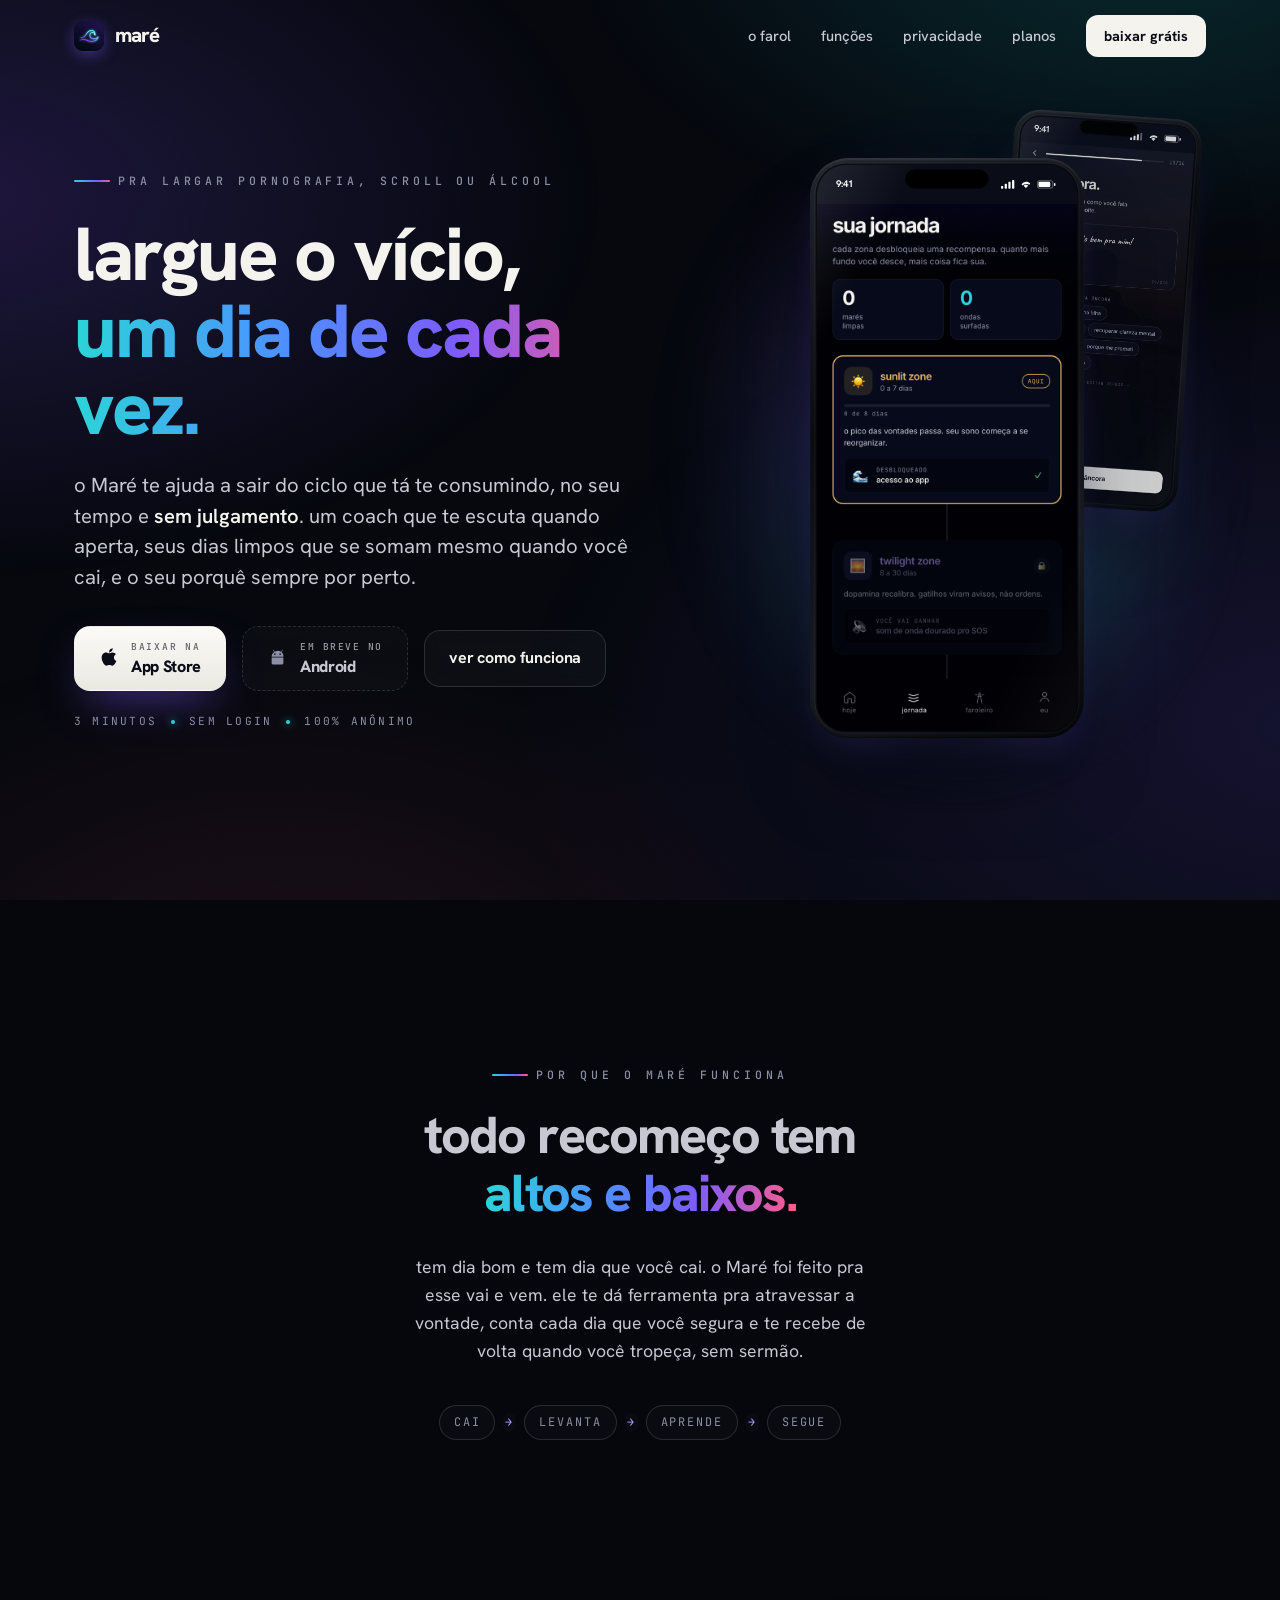
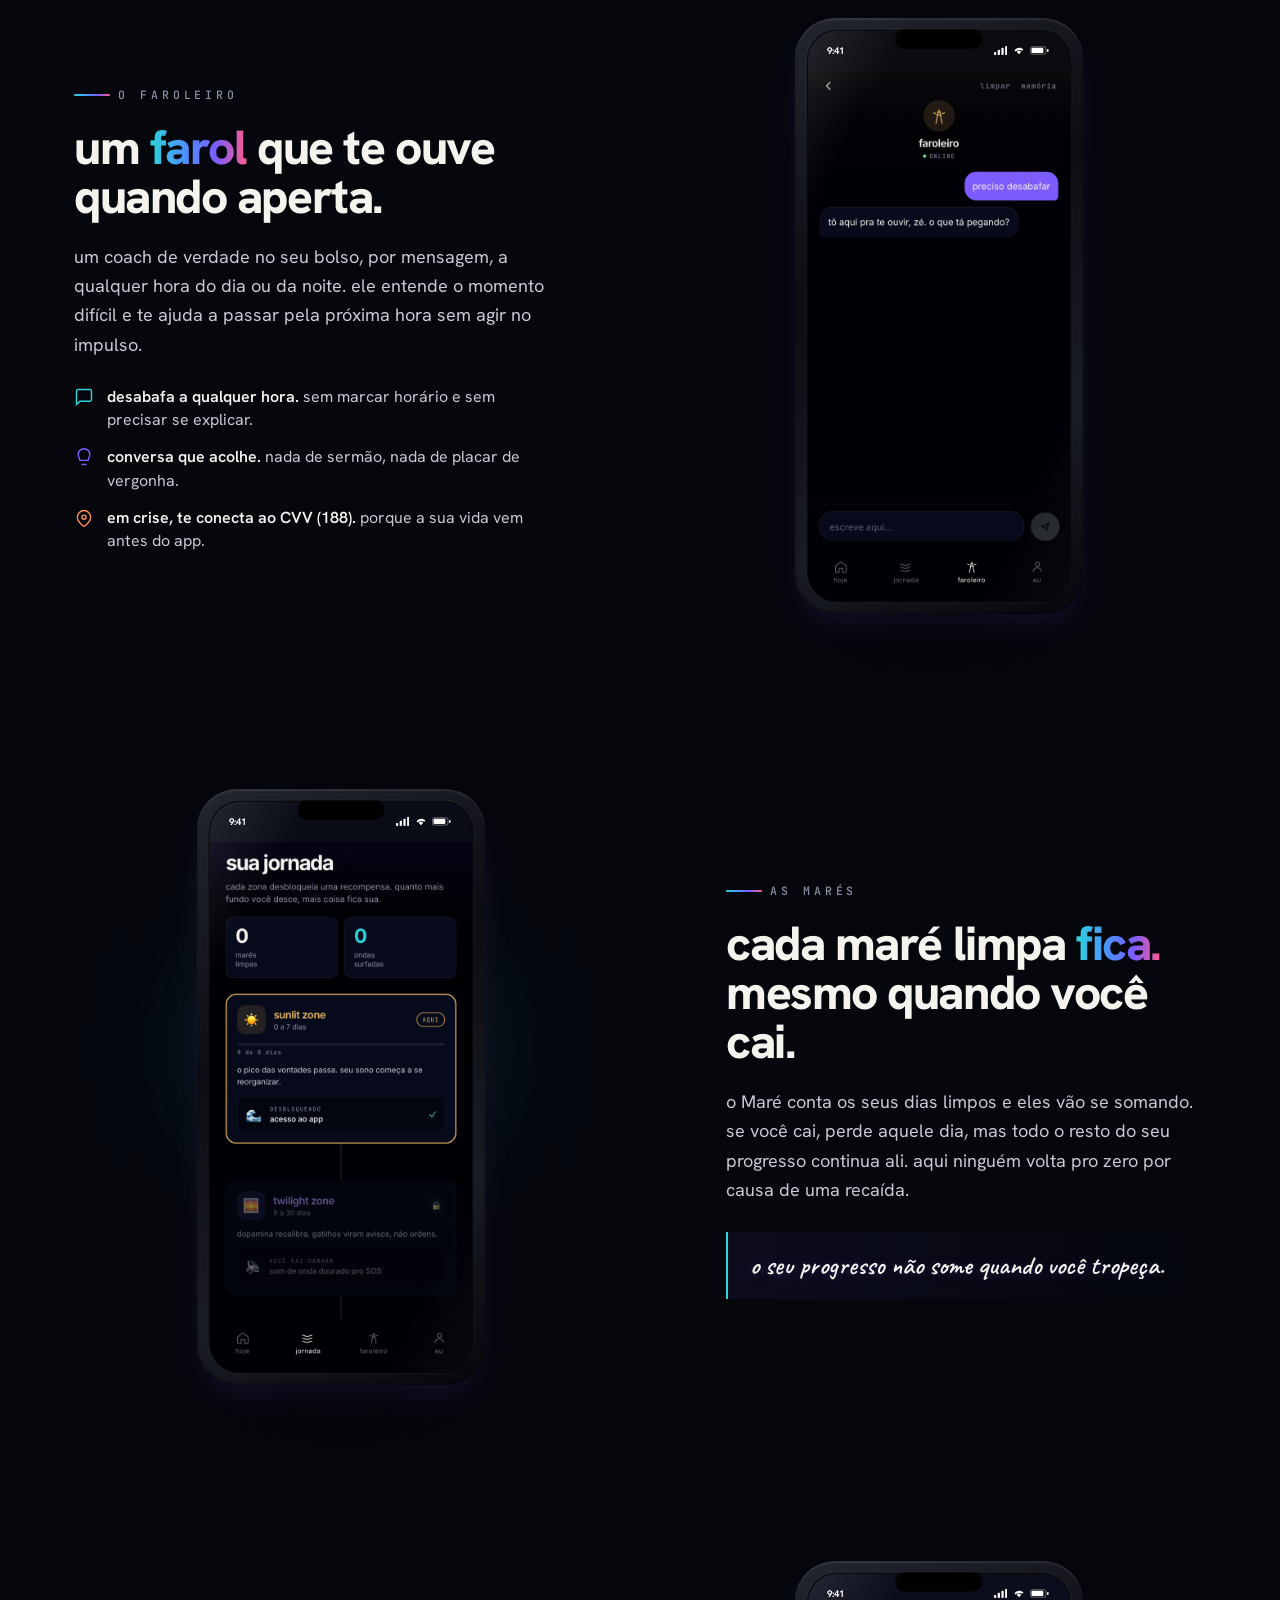
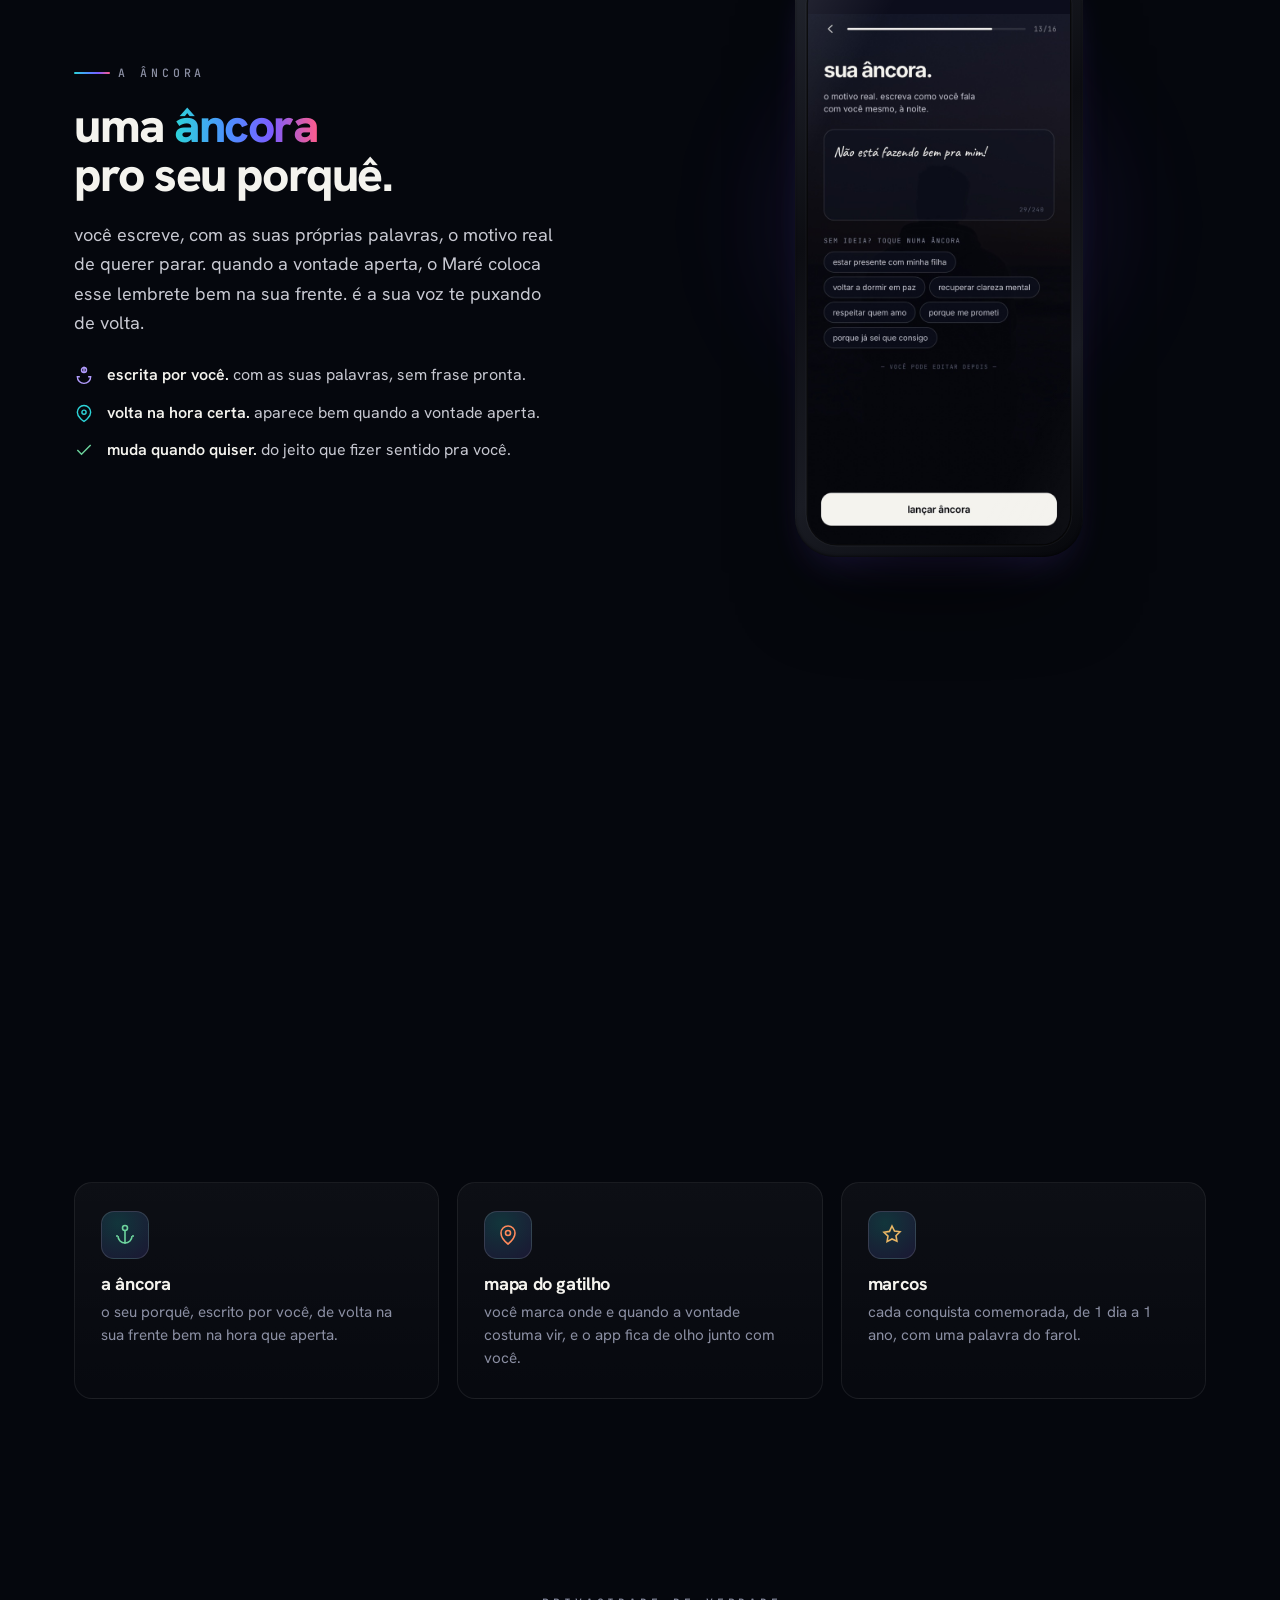
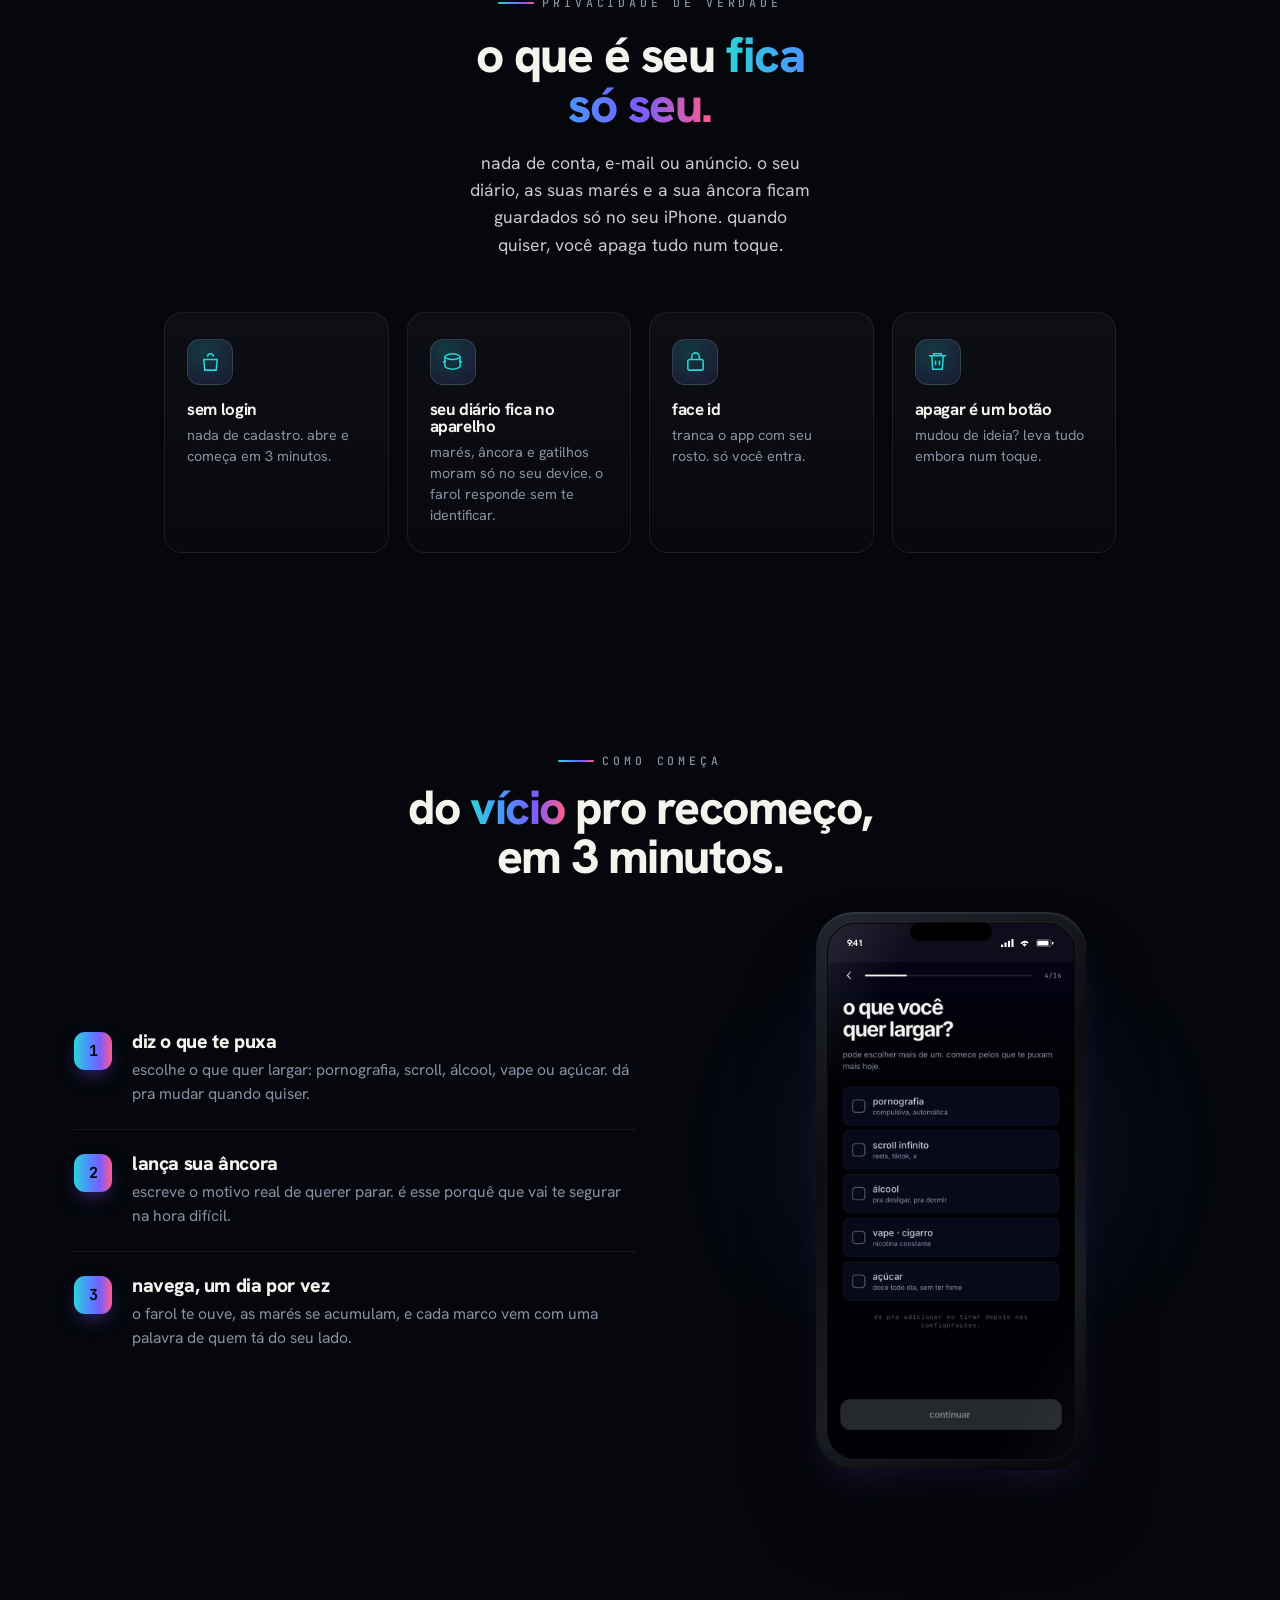
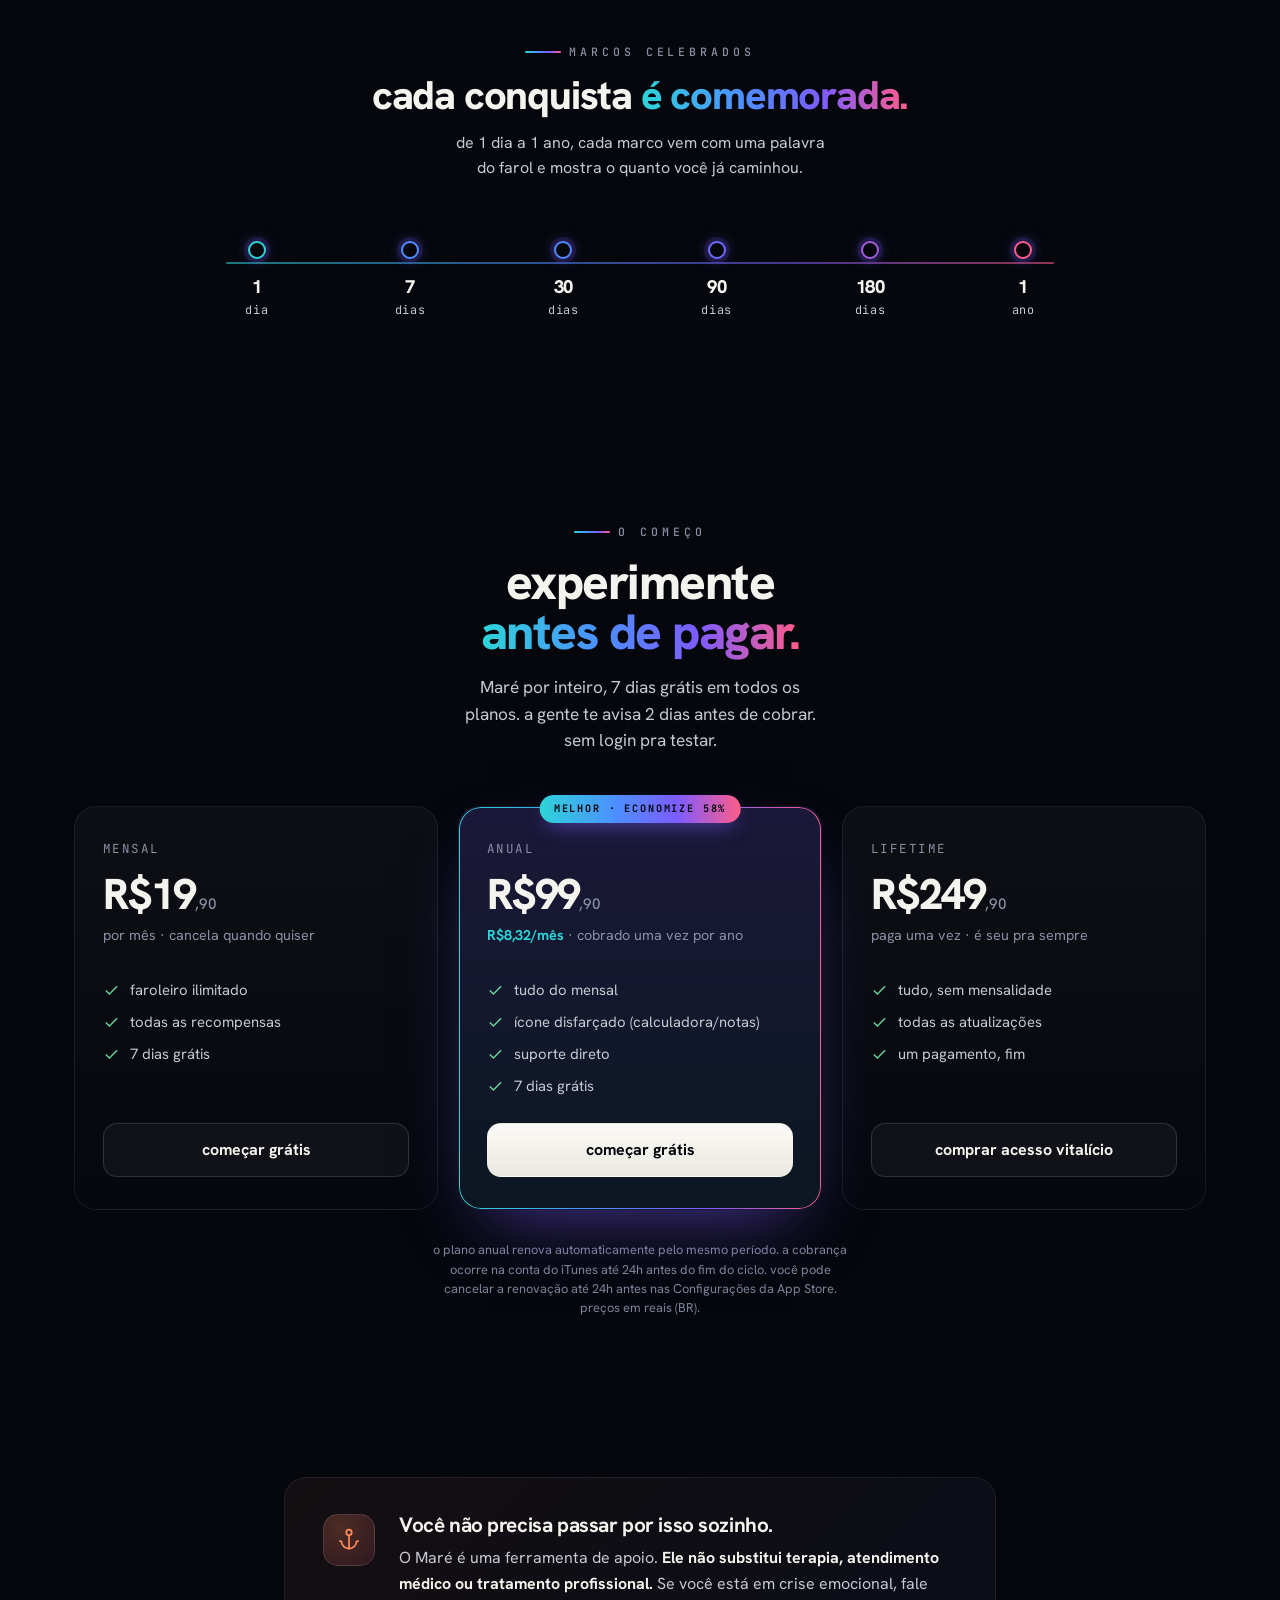
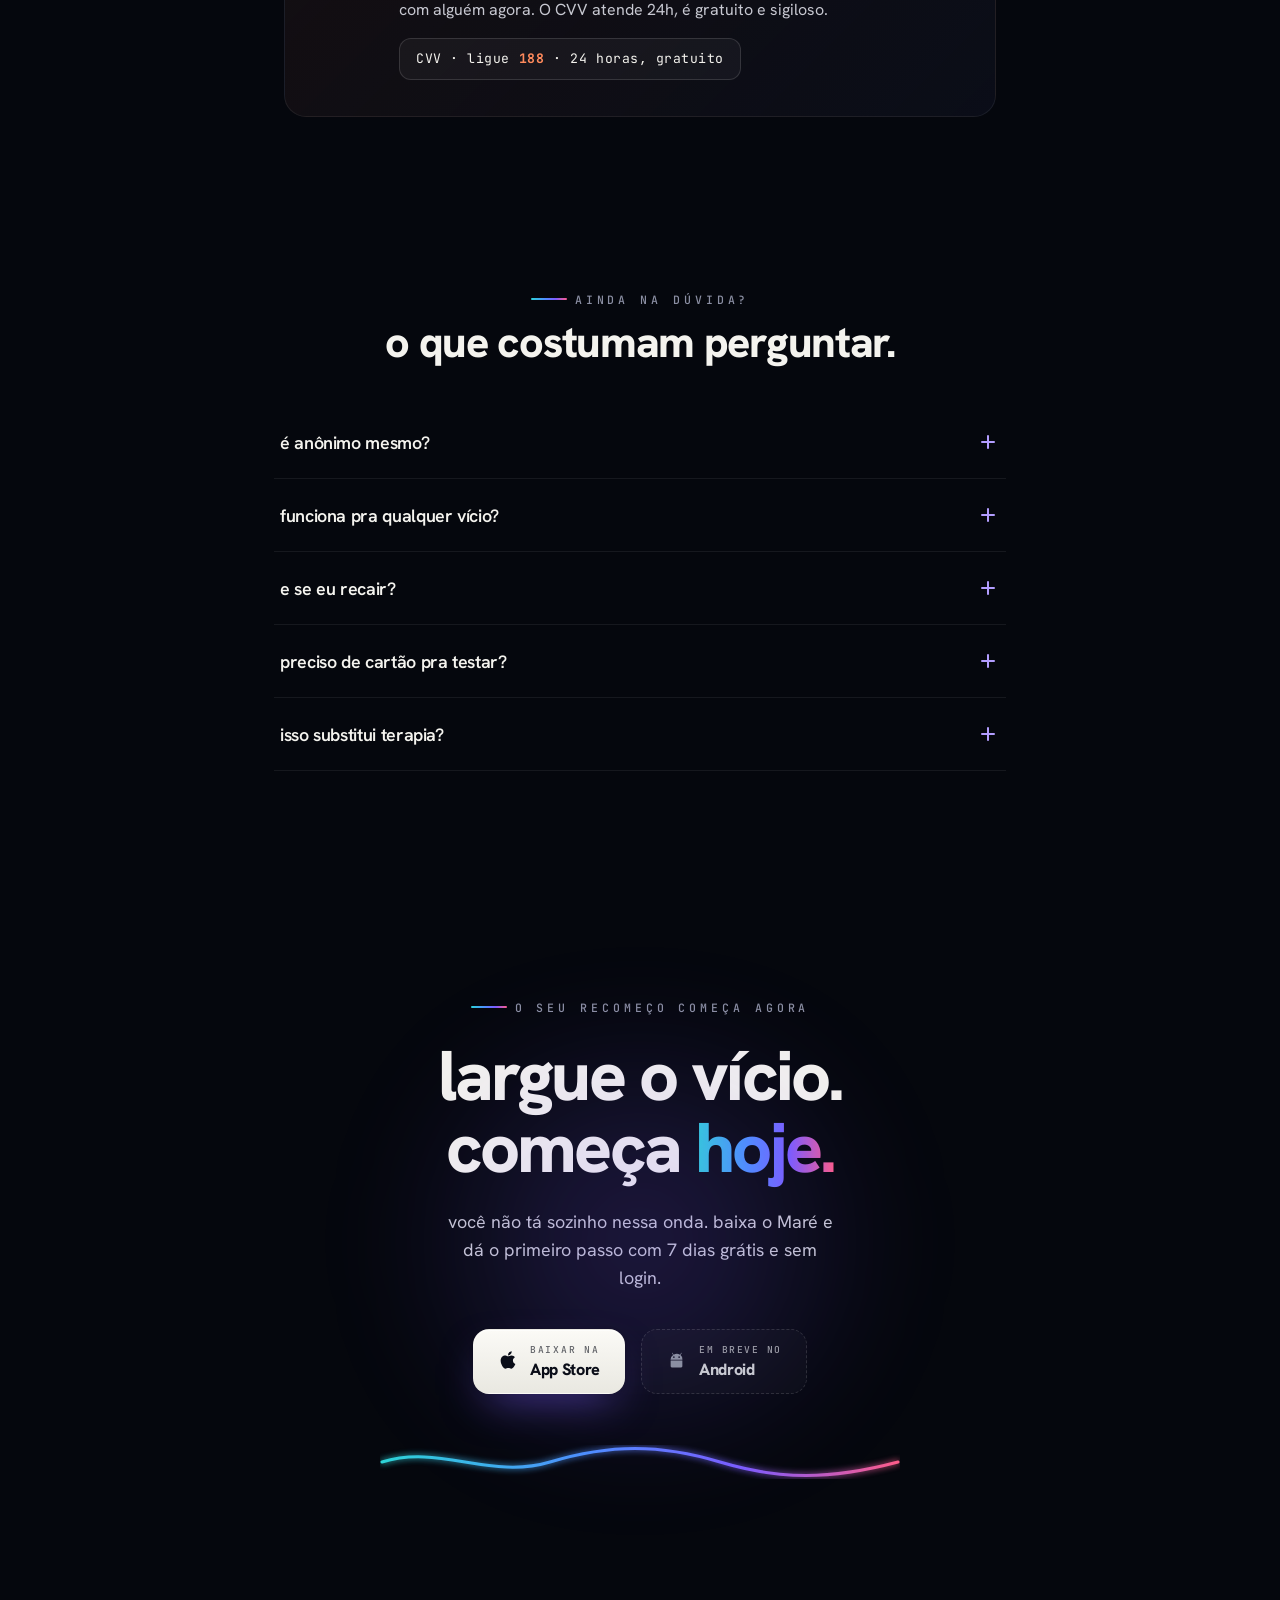
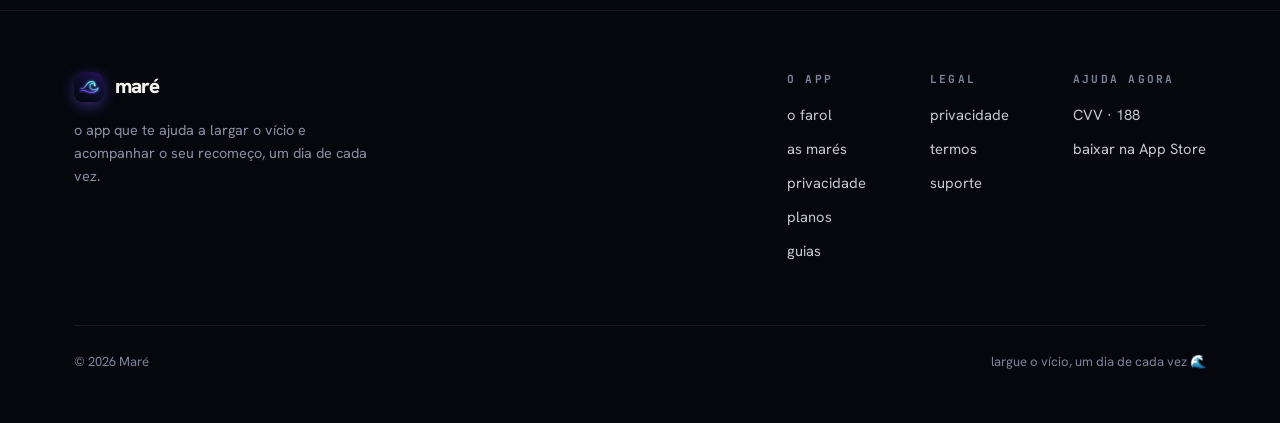
<file: index.html>
<!DOCTYPE html>
<html lang="pt-BR">
<head>
<meta charset="UTF-8" />
<meta name="viewport" content="width=device-width, initial-scale=1.0" />
<title>Maré · largue o vício, um dia de cada vez</title>
<meta name="description" content="O Maré te ajuda a largar pornografia, scroll ou álcool. Um coach que te escuta na hora difícil, seus dias limpos contados sem punição e o lembrete do seu porquê. Sem julgamento. 7 dias grátis." />
<meta name="theme-color" content="#05070d" />

<link rel="canonical" href="https://marevicio.com/" />
<meta name="apple-itunes-app" content="app-id=6773973582" />

<!-- Google Analytics 4 · Coco Studio (Maré) -->
<script async src="https://www.googletagmanager.com/gtag/js?id=G-KQQB4P8B76"></script>
<script>
  window.dataLayer = window.dataLayer || [];
  function gtag(){dataLayer.push(arguments);}
  gtag('js', new Date());
  gtag('config', 'G-KQQB4P8B76');

  // funil Coco Studio: visita -> scroll -> clique na App Store
  (function(){
    var APP='mare';
    document.addEventListener('click', function(e){
      var a = e.target.closest ? e.target.closest('a[href*="apps.apple.com"]') : null;
      if(!a) return;
      var loc = a.getAttribute('data-goatcounter-click') || a.getAttribute('data-cta')
              || (a.closest('section') && a.closest('section').id)
              || (a.textContent||'').trim().slice(0,40) || 'sem-rotulo';
      gtag('event','app_store_click',{app:APP, cta_location:loc, link_url:a.href});
    }, true);
    var marks=[25,50,75,90], hit={};
    function onScroll(){
      var d=document.documentElement, b=document.body||{};
      var st=d.scrollTop||b.scrollTop||0;
      var sh=(d.scrollHeight||b.scrollHeight||0)-d.clientHeight;
      var p= sh>0 ? Math.round(st/sh*100) : 0;
      for(var i=0;i<marks.length;i++){var m=marks[i]; if(p>=m && !hit[m]){hit[m]=1; gtag('event','scroll_depth',{app:APP, percent_scrolled:m});}}
      if(hit[90]) window.removeEventListener('scroll', onScroll);
    }
    window.addEventListener('scroll', onScroll, {passive:true});
  })();
</script>

<!-- Open Graph · domínio: marevicio.com -->
<meta property="og:type" content="website" />
<meta property="og:locale" content="pt_BR" />
<meta property="og:site_name" content="Maré" />
<meta property="og:url" content="https://marevicio.com/" />
<meta property="og:title" content="Maré · largue o vício, um dia de cada vez" />
<meta property="og:description" content="Largue o vício, um dia de cada vez. Um coach que te escuta, seus dias limpos contados sem punição e o lembrete do seu porquê na hora difícil. Sem julgamento." />
<meta property="og:image" content="https://marevicio.com/assets/og.jpg" />
<meta property="og:image:width" content="1200" />
<meta property="og:image:height" content="630" />
<meta property="og:image:alt" content="Maré · largue o vício, um dia de cada vez" />
<meta name="twitter:card" content="summary_large_image" />
<meta name="twitter:title" content="Maré · largue o vício, um dia de cada vez" />
<meta name="twitter:description" content="Largue o vício, um dia de cada vez. Coach que te escuta, dias limpos contados sem punição e o seu porquê sempre à mão. Sem julgamento." />
<meta name="twitter:image" content="https://marevicio.com/assets/og.jpg" />

<link rel="icon" type="image/png" href="assets/icon.png" />
<link rel="apple-touch-icon" href="assets/icon.png" />
<link rel="preload" as="image" href="assets/shots/jornada.png" fetchpriority="high" />

<link rel="preconnect" href="https://fonts.googleapis.com" />
<link rel="preconnect" href="https://fonts.gstatic.com" crossorigin />
<link href="https://fonts.googleapis.com/css2?family=Hanken+Grotesk:wght@400;500;600;700;800;900&family=JetBrains+Mono:wght@400;500;700&family=Caveat:wght@500;600&display=swap" rel="stylesheet" />

<script type="application/ld+json">
{
  "@context": "https://schema.org",
  "@type": "SoftwareApplication",
  "name": "Maré: Recomeço",
  "alternateName": "Maré",
  "operatingSystem": "iOS",
  "applicationCategory": "HealthApplication",
  "inLanguage": "pt-BR",
  "description": "Maré é um app pra largar o vício um dia de cada vez: um coach que te escuta na hora difícil, seus dias limpos contados sem punição e o lembrete do seu porquê. Pornografia, scroll, álcool e mais. Sem julgamento.",
  "offers": { "@type": "Offer", "price": "0", "priceCurrency": "BRL" },
  "author": { "@type": "Organization", "name": "Coco Studio", "url": "https://marevicio.com/" },
  "publisher": { "@type": "Organization", "name": "Coco Studio" },
  "screenshot": "https://marevicio.com/assets/shots/jornada.png",
  "downloadUrl": "https://apps.apple.com/br/app/id6773973582",
  "url": "https://apps.apple.com/br/app/id6773973582"
}
</script>

<script type="application/ld+json">
{
  "@context": "https://schema.org",
  "@type": "FAQPage",
  "mainEntity": [
    { "@type": "Question", "name": "É anônimo mesmo?", "acceptedAnswer": { "@type": "Answer", "text": "É. Não tem cadastro, e-mail nem conta — nada fica ligado à sua identidade. Seu diário, marés, âncora e gatilhos ficam só no seu iPhone. Dá pra trancar o app com Face ID e apagar tudo num botão." } },
    { "@type": "Question", "name": "Funciona pra qualquer vício?", "acceptedAnswer": { "@type": "Answer", "text": "O foco principal é o uso compulsivo de pornografia, mas as ferramentas funcionam pra outros comportamentos como scroll infinito, álcool, vape e açúcar. Você escolhe o que quer largar e pode ajustar depois." } },
    { "@type": "Question", "name": "E se eu recair?", "acceptedAnswer": { "@type": "Answer", "text": "Recaída faz parte do processo. Aqui ela vira só um ponto no caminho, e o acumulado das suas marés limpas continua com você. O farol te recebe de volta sem sermão." } },
    { "@type": "Question", "name": "Preciso de cartão pra testar?", "acceptedAnswer": { "@type": "Answer", "text": "Não precisa de cartão pra começar. Os 7 dias grátis valem pra todos os planos e a gente te avisa 2 dias antes de qualquer cobrança." } },
    { "@type": "Question", "name": "Isso substitui terapia?", "acceptedAnswer": { "@type": "Answer", "text": "Não. O Maré é um apoio pro dia a dia, não um tratamento. Ele caminha junto com terapia e atendimento profissional e, em crise, te encaminha pro CVV (188)." } }
  ]
}
</script>

<style>
/* ============================================================
   MARÉ · landing
   deep ocean at night · bioluminescent gradient wave
   cores/tokens derivados de app/lib/theme.ts
   (display: Hanken Grotesk realiza a intenção "tight grotesk" do app;
    o app usa Inter só porque Inter Tight não existe no @expo-google-fonts)
   ============================================================ */

:root{
  --bg0:#05070d; --bg1:#0a0d18; --bg2:#0e1322; --surface:#0e1220;
  --ink:#f4f3ee; --ink2:#c7c8d1; --ink3:#8b8fa3; --ink4:#7e8499;
  --violet:#7c5cff; --violet2:#b39dff; --violet-deep:#4b3b9a;
  --cyan:#2dd4d8; --coral:#ff8a5c; --azure:#4d8fff; --green:#6dd49d; --amber:#e9b665; --rose:#ff5c8a;
  --line:rgba(255,255,255,.07); --line-2:rgba(255,255,255,.13);

  --wave:linear-gradient(90deg,#2dd4d8 0%,#4d8fff 38%,#7c5cff 68%,#ff5c8a 100%);
  --wave-soft:linear-gradient(90deg,#2dd4d8,#7c5cff);

  --f-display:"Hanken Grotesk",-apple-system,system-ui,sans-serif;
  --f-mono:"JetBrains Mono",ui-monospace,monospace;
  --f-hand:"Caveat",cursive;

  --maxw:1180px;
  --ease:cubic-bezier(.22,.61,.36,1);
  --ease-out:cubic-bezier(.16,1,.3,1);
}

*{box-sizing:border-box;margin:0;padding:0}
html{scroll-behavior:smooth;-webkit-text-size-adjust:100%}
@media (prefers-reduced-motion:reduce){html{scroll-behavior:auto}}

body{
  font-family:var(--f-display);
  background:var(--bg0);
  color:var(--ink);
  line-height:1.55;
  -webkit-font-smoothing:antialiased;
  text-rendering:optimizeLegibility;
  overflow-x:hidden;
  position:relative;
}

/* ---- ambient field: deep-water bioluminescence ---- */
.field{position:fixed;inset:0;z-index:-2;pointer-events:none;overflow:hidden}
.field::before{
  content:"";position:absolute;inset:-20%;
  background:
    radial-gradient(46% 38% at 78% 8%, rgba(45,212,216,.16), transparent 70%),
    radial-gradient(50% 42% at 12% 30%, rgba(124,92,255,.20), transparent 72%),
    radial-gradient(60% 50% at 88% 72%, rgba(75,59,154,.22), transparent 75%),
    radial-gradient(46% 44% at 30% 96%, rgba(255,92,138,.10), transparent 72%);
  filter:saturate(120%);
}
/* grain */
.grain{position:fixed;inset:0;z-index:-1;pointer-events:none;opacity:.05;mix-blend-mode:overlay;
  background-image:url("data:image/svg+xml,%3Csvg xmlns='http://www.w3.org/2000/svg' width='160' height='160'%3E%3Cfilter id='n'%3E%3CfeTurbulence type='fractalNoise' baseFrequency='.85' numOctaves='2' stitchTiles='stitch'/%3E%3C/filter%3E%3Crect width='100%25' height='100%25' filter='url(%23n)'/%3E%3C/svg%3E");}

::selection{background:rgba(124,92,255,.4);color:#fff}

a{color:inherit;text-decoration:none}
img{display:block;max-width:100%}
:focus-visible{outline:2px solid var(--cyan);outline-offset:3px;border-radius:6px}

/* ---------- shared type ---------- */
.eyebrow{
  font-family:var(--f-mono);font-size:.72rem;font-weight:500;
  letter-spacing:.34em;text-transform:uppercase;color:var(--ink3);
  display:inline-flex;align-items:center;gap:.7em;
}
.eyebrow::before{content:"";width:36px;height:2px;border-radius:2px;background:var(--wave)}
.grad{background:var(--wave);-webkit-background-clip:text;background-clip:text;color:transparent;}
h1,h2,h3{font-weight:800;letter-spacing:-.03em;line-height:1.02}
.hand{font-family:var(--f-hand);font-weight:500;letter-spacing:0}

section{position:relative}
.wrap{max-width:var(--maxw);margin:0 auto;padding:0 24px}

/* ---------- buttons ---------- */
.btn{
  display:inline-flex;align-items:center;gap:12px;
  font-family:var(--f-display);font-weight:700;font-size:1rem;letter-spacing:-.01em;
  padding:15px 24px;border-radius:16px;border:1px solid transparent;
  cursor:pointer;transition:transform .25s var(--ease),box-shadow .35s var(--ease),background .3s;
  will-change:transform;
}
.btn-app{
  background:linear-gradient(180deg,#fbfaf6,#e9e8e1);color:#0a0d18;
  box-shadow:0 1px 0 rgba(255,255,255,.6) inset,0 18px 44px -14px rgba(124,92,255,.55),0 2px 8px rgba(0,0,0,.4);
}
.btn-app:hover{transform:translateY(-3px);box-shadow:0 1px 0 rgba(255,255,255,.7) inset,0 26px 60px -14px rgba(124,92,255,.7),0 4px 12px rgba(0,0,0,.5)}
.btn-app .apple{width:20px;height:20px;fill:#0a0d18;margin-top:-2px}
.btn-app small{display:block;font-family:var(--f-mono);font-size:.6rem;font-weight:500;letter-spacing:.18em;text-transform:uppercase;opacity:.62;line-height:1;margin-bottom:2px}
.btn-app b{font-weight:800;font-size:1.02rem;letter-spacing:-.02em;line-height:1}
.btn-ghost{background:rgba(255,255,255,.03);border-color:var(--line-2);color:var(--ink);backdrop-filter:blur(8px)}
.btn-ghost:hover{background:rgba(255,255,255,.07);transform:translateY(-2px)}
.btn-soon{background:rgba(255,255,255,.025);border:1px dashed var(--line-2);color:var(--ink2);cursor:default;-webkit-user-select:none;user-select:none}
.btn-soon:hover{transform:none;box-shadow:none}
.btn-soon .android{width:21px;height:21px;fill:var(--ink3);margin-top:-1px}
.btn-soon small{display:block;font-family:var(--f-mono);font-size:.6rem;font-weight:500;letter-spacing:.16em;text-transform:uppercase;opacity:.75;line-height:1;margin-bottom:2px}
.btn-soon b{font-weight:800;font-size:1.02rem;letter-spacing:-.02em;line-height:1;color:var(--ink2)}

.tcol{display:flex;flex-direction:column;gap:5px;text-align:left}

/* ============================================================
   NAV
   ============================================================ */
.nav{position:fixed;top:0;left:0;right:0;z-index:50;transition:background .4s,backdrop-filter .4s,border-color .4s;
  border-bottom:1px solid transparent}
.nav.scrolled{background:rgba(5,7,13,.72);backdrop-filter:blur(18px) saturate(140%);border-bottom:1px solid var(--line)}
.nav .wrap{display:flex;align-items:center;justify-content:space-between;height:72px}
.brand{display:flex;align-items:center;gap:11px;font-weight:800;font-size:1.28rem;letter-spacing:-.04em}
.brand img{width:30px;height:30px;border-radius:9px;box-shadow:0 4px 14px rgba(124,92,255,.4)}
.brand .wave-u{display:block;width:34px;height:6px;margin-top:-3px}
.nav-links{display:flex;align-items:center;gap:30px}
.nav-links a{font-size:.92rem;color:var(--ink2);font-weight:500;transition:color .2s;position:relative}
.nav-links a:hover{color:var(--ink)}
.nav-links a::after{content:"";position:absolute;left:0;bottom:-6px;height:1px;width:0;background:var(--wave-soft);transition:width .3s var(--ease)}
.nav-links a:hover::after{width:100%}
.nav-links a.nav-cta{padding:10px 18px;border-radius:12px;background:var(--ink);color:#0a0d18;font-weight:700;font-size:.9rem;transition:transform .2s,box-shadow .3s}
.nav-links a.nav-cta:hover{color:#0a0d18;transform:translateY(-2px);box-shadow:0 10px 28px -8px rgba(244,243,238,.5)}
.nav-links a.nav-cta::after{display:none}
@media(max-width:860px){.nav-links a:not(.nav-cta){display:none}}

/* ============================================================
   HERO
   ============================================================ */
.hero{padding:148px 0 60px;position:relative;overflow:hidden}
.hero-grid{display:grid;grid-template-columns:1.05fr .95fr;gap:40px;align-items:center}
.hero-copy{max-width:560px}
.hero h1{font-size:clamp(2.7rem,6.4vw,4.7rem);font-weight:800;margin:26px 0 0}
.hero h1 .l2{display:block}
.hero .sub{font-size:clamp(1.05rem,1.8vw,1.27rem);color:var(--ink2);margin-top:24px;max-width:30em;line-height:1.5;font-weight:400}
.hero .sub b{color:var(--ink);font-weight:600}
.cta-row{display:flex;align-items:center;gap:16px;flex-wrap:wrap;margin-top:34px}
.trust{display:flex;align-items:center;gap:14px;margin-top:22px;flex-wrap:wrap;
  font-family:var(--f-mono);font-size:.7rem;letter-spacing:.2em;text-transform:uppercase;color:var(--ink3)}
.trust .dot{width:4px;height:4px;border-radius:50%;background:var(--cyan);box-shadow:0 0 8px var(--cyan)}

/* hero phones */
.hero-stage{position:relative;height:600px;display:flex;align-items:center;justify-content:center}
.glow{position:absolute;border-radius:50%;filter:blur(60px);pointer-events:none;z-index:0}
.hero-stage .glow{width:420px;height:520px;background:
  radial-gradient(circle at 50% 40%,rgba(124,92,255,.5),transparent 62%),
  radial-gradient(circle at 60% 75%,rgba(45,212,216,.35),transparent 60%);opacity:.85}
.phone-pair{position:relative;z-index:2}
.phone-pair .phone.back{position:absolute;top:-44px;right:-106px;width:188px;z-index:1;opacity:.82;transform:rotate(4deg)}
.phone-pair .phone.front{width:274px;position:relative;z-index:2}

/* floating animation */
@keyframes float1{0%,100%{transform:translateY(0)}50%{transform:translateY(-14px)}}
@keyframes float2{0%,100%{transform:translateY(0) rotate(4deg)}50%{transform:translateY(-22px) rotate(4deg)}}
.phone-pair .front{animation:float1 7s var(--ease) infinite}
.phone-pair .back{animation:float2 8.5s var(--ease) infinite}
@media (prefers-reduced-motion:reduce){.phone-pair .front,.phone-pair .back{animation:none}}

/* ============================================================
   DEVICE FRAME (real screenshots)
   ============================================================ */
.phone{
  --st:#0a0d18;
  position:relative;border-radius:14% / 6.6%;
  padding:2.4%;
  background:linear-gradient(150deg,#23262f,#0c0d12 38%,#1a1c24 72%,#06070b);
  box-shadow:
    0 2px 2px rgba(255,255,255,.10) inset,
    0 -1px 3px rgba(0,0,0,.6) inset,
    0 50px 90px -34px rgba(0,0,0,.85),
    0 18px 40px -20px rgba(124,92,255,.4);
}
.phone .screen{position:relative;border-radius:11% / 5.2%;overflow:hidden;background:var(--st);
  box-shadow:0 0 0 1.5px rgba(0,0,0,.7),0 0 0 2.5px rgba(255,255,255,.04)}
.phone .screen>img{width:100%;height:auto;aspect-ratio:820/1782;display:block}
/* clean status bar overlay → masks TestFlight bar of the raw capture */
.phone .statusbar{position:absolute;top:0;left:0;right:0;height:7%;z-index:3;
  background:var(--st);display:flex;align-items:center;justify-content:space-between;
  padding:0 8% 0 7.5%;}
.phone .statusbar .time{font-family:var(--f-display);font-weight:700;font-size:clamp(9px,3.7cqw,15px);color:#fff;letter-spacing:-.02em}
.phone .statusbar .sys{display:flex;align-items:center;gap:5.5px}
.phone .statusbar svg{height:clamp(8px,3.4cqw,13px);width:auto;fill:#fff;display:block}
.phone .island{position:absolute;top:2%;left:50%;transform:translateX(-50%);
  width:30%;height:3.1%;background:#000;border-radius:999px;z-index:4;
  box-shadow:0 0 0 1px rgba(0,0,0,.6)}
/* screen sheen */
.phone .screen::after{content:"";position:absolute;inset:0;z-index:5;pointer-events:none;
  background:linear-gradient(118deg,rgba(255,255,255,.10) 0%,transparent 18%,transparent 82%,rgba(255,255,255,.04) 100%);}
.phone{container-type:inline-size}

/* ============================================================
   logos / trust strip
   ============================================================ */
.marq{border-top:1px solid var(--line);border-bottom:1px solid var(--line);padding:26px 0;margin-top:46px}
.marq .wrap{display:flex;align-items:center;justify-content:space-between;gap:30px;flex-wrap:wrap}
.marq .item{display:flex;align-items:center;gap:11px;color:var(--ink3);font-size:.86rem;font-weight:500}
.marq .item svg{width:19px;height:19px;stroke:var(--cyan);fill:none;stroke-width:1.6;opacity:.9}
.marq .item b{color:var(--ink2);font-weight:700}

/* ============================================================
   MANIFESTO
   ============================================================ */
.manifesto{padding:130px 0 90px;text-align:center}
.manifesto .big{font-size:clamp(1.9rem,4.4vw,3.25rem);font-weight:800;letter-spacing:-.035em;line-height:1.12;max-width:18ch;margin:22px auto 0}
.manifesto p{color:var(--ink2);max-width:46ch;margin:30px auto 0;font-size:1.1rem;line-height:1.6}
.manifesto .cyc{display:flex;align-items:center;justify-content:center;gap:8px;margin-top:40px;flex-wrap:wrap;
  font-family:var(--f-mono);font-size:.74rem;letter-spacing:.16em;text-transform:uppercase;color:var(--ink3)}
.manifesto .cyc span{padding:7px 14px;border:1px solid var(--line-2);border-radius:999px;background:rgba(255,255,255,.02)}
.manifesto .cyc .arr{border:none;color:var(--violet2);padding:0 2px}

/* ============================================================
   FEATURE SECTIONS
   ============================================================ */
.feat{padding:88px 0}
.feat .wrap{display:grid;grid-template-columns:1fr 1fr;gap:64px;align-items:center}
.feat.rev .ftext{order:2}
.feat.rev .fmedia{order:1}
.ftext{max-width:480px}
.feat.rev .ftext{margin-left:auto}
.ftext h2{font-size:clamp(2rem,3.9vw,3rem);margin:20px 0 0}
.ftext .lead{color:var(--ink2);font-size:1.13rem;line-height:1.62;margin-top:20px}
.flist{list-style:none;margin-top:26px;display:flex;flex-direction:column;gap:14px}
.flist li{display:flex;gap:13px;align-items:flex-start;color:var(--ink2);font-size:1rem;line-height:1.45}
.flist li svg{width:20px;height:20px;flex:0 0 20px;margin-top:2px;stroke-width:1.7;fill:none}
.flist li b{color:var(--ink);font-weight:600}

.fmedia{position:relative;display:flex;align-items:center;justify-content:center}
.fmedia .phone{width:288px;max-width:78%;position:relative;z-index:2}
.fmedia .glow{width:380px;height:440px;opacity:.6}

/* voice quote (registro companheiro) */
.vquote{margin-top:28px;padding:18px 22px;border-left:2px solid;border-image:var(--wave) 1;
  background:linear-gradient(90deg,rgba(124,92,255,.07),transparent);border-radius:0 12px 12px 0}
.vquote .hand{font-size:1.65rem;font-weight:600;color:var(--ink);line-height:1.18;text-shadow:0 1px 10px rgba(124,92,255,.25)}
.vquote cite{display:block;margin-top:6px;font-family:var(--f-mono);font-size:.68rem;letter-spacing:.18em;text-transform:uppercase;color:var(--ink3);font-style:normal}

/* ============================================================
   PRIVACY
   ============================================================ */
.privacy{padding:96px 0;position:relative}
.privacy .wrap{max-width:1000px}
.privacy .head{text-align:center;max-width:38ch;margin:0 auto}
.privacy h2{font-size:clamp(2rem,4.4vw,3.1rem);margin-top:18px}
.privacy h2 em{font-style:normal}
.privacy .sub{color:var(--ink2);margin-top:18px;font-size:1.1rem}
.pgrid{display:grid;grid-template-columns:repeat(4,1fr);gap:18px;margin-top:54px}
.pcard{padding:26px 22px;border:1px solid var(--line);border-radius:18px;
  background:linear-gradient(180deg,rgba(255,255,255,.035),rgba(255,255,255,.01));
  transition:transform .35s var(--ease),border-color .35s,background .35s}
.pcard:hover{transform:translateY(-6px);border-color:var(--line-2);background:linear-gradient(180deg,rgba(124,92,255,.08),rgba(255,255,255,.01))}
.pcard .ic{width:46px;height:46px;border-radius:13px;display:grid;place-items:center;margin-bottom:16px;
  background:radial-gradient(circle at 35% 25%,rgba(45,212,216,.22),rgba(124,92,255,.14));border:1px solid var(--line-2)}
.pcard .ic svg{width:23px;height:23px;stroke:var(--cyan);fill:none;stroke-width:1.6}
.pcard h3{font-size:1.06rem;letter-spacing:-.02em;font-weight:700}
.pcard p{color:var(--ink3);font-size:.9rem;margin-top:7px;line-height:1.45}

/* ============================================================
   STEPS
   ============================================================ */
.steps{padding:96px 0}
.steps .head{text-align:center;margin-bottom:18px}
.steps h2{font-size:clamp(2rem,4.2vw,3rem);margin-top:14px}
.steps-grid{display:grid;grid-template-columns:1.1fr 1fr;gap:60px;align-items:center;margin-top:30px}
.step{display:flex;gap:20px;padding:24px 0;border-bottom:1px solid var(--line)}
.step:last-child{border-bottom:none}
.step .n{font-family:var(--f-mono);font-size:.95rem;font-weight:700;color:var(--bg0);
  width:38px;height:38px;flex:0 0 38px;border-radius:11px;display:grid;place-items:center;
  background:var(--wave);box-shadow:0 8px 20px -8px rgba(124,92,255,.7)}
.step h3{font-size:1.22rem;letter-spacing:-.02em}
.step p{color:var(--ink3);margin-top:6px;font-size:.98rem;line-height:1.5}
.steps-grid .fmedia .phone{width:270px}

/* ============================================================
   MILESTONES
   ============================================================ */
.miles{padding:70px 0 100px;text-align:center}
.miles h2{font-size:clamp(1.7rem,3.6vw,2.5rem);margin-top:14px}
.miles p{color:var(--ink2);max-width:42ch;margin:16px auto 0}
.mtrack{position:relative;margin:60px auto 0;max-width:920px}
.mline{position:absolute;top:21px;left:5%;right:5%;height:2px;background:var(--wave);opacity:.55;border-radius:2px}
.mdots{display:flex;justify-content:space-between;position:relative;z-index:2}
.mdot{display:flex;flex-direction:column;align-items:center;gap:14px;flex:1}
.mdot .pt{width:18px;height:18px;border-radius:50%;background:var(--bg0);border:2px solid var(--violet2);
  box-shadow:0 0 0 4px rgba(124,92,255,.12),0 0 14px rgba(124,92,255,.5)}
.mdot .lab{font-family:var(--f-mono);font-size:.74rem;letter-spacing:.06em;color:var(--ink2)}
.mdot .lab b{display:block;color:var(--ink);font-size:1.15rem;font-family:var(--f-display);font-weight:800;letter-spacing:-.02em}
.mdot:nth-child(1) .pt{border-color:var(--cyan)}
.mdot:nth-child(2) .pt{border-color:var(--azure)}
.mdot:nth-child(3) .pt{border-color:#518aff}
.mdot:nth-child(4) .pt{border-color:#6e6bff}
.mdot:nth-child(5) .pt{border-color:#a45cdb}
.mdot:nth-child(6) .pt{border-color:var(--rose)}

/* ============================================================
   PRICING
   ============================================================ */
.pricing{padding:96px 0}
.pricing .head{text-align:center;max-width:40ch;margin:0 auto 14px}
.pricing h2{font-size:clamp(2rem,4.4vw,3.1rem);margin-top:16px}
.pricing .sub{color:var(--ink2);margin-top:16px;font-size:1.08rem}
.plans{display:grid;grid-template-columns:repeat(3,1fr);gap:20px;margin-top:52px;align-items:stretch}
.plan{position:relative;display:flex;flex-direction:column;padding:32px 28px;border-radius:22px;
  border:1px solid var(--line);background:linear-gradient(180deg,rgba(255,255,255,.035),rgba(255,255,255,.008));
  transition:transform .35s var(--ease),border-color .35s}
.plan:hover{transform:translateY(-6px);border-color:var(--line-2)}
.plan.best{border-color:transparent;background:
  linear-gradient(180deg,rgba(124,92,255,.14),rgba(45,212,216,.05)),var(--bg1);
  box-shadow:0 30px 70px -30px rgba(124,92,255,.6)}
.plan.best::before{content:"";position:absolute;inset:0;border-radius:22px;padding:1px;z-index:0;
  background:var(--wave);-webkit-mask:linear-gradient(#000 0 0) content-box,linear-gradient(#000 0 0);
  -webkit-mask-composite:xor;mask-composite:exclude}
.plan>*{position:relative;z-index:1}
.badge{position:absolute;top:-12px;left:50%;transform:translateX(-50%);
  font-family:var(--f-mono);font-size:.64rem;font-weight:700;letter-spacing:.18em;text-transform:uppercase;
  padding:6px 14px;border-radius:999px;background:var(--wave);color:var(--bg0);white-space:nowrap;
  box-shadow:0 8px 20px -8px rgba(124,92,255,.8)}
.plan .pname{font-family:var(--f-mono);font-size:.78rem;letter-spacing:.2em;text-transform:uppercase;color:var(--ink3)}
.plan .price{font-size:2.7rem;font-weight:800;letter-spacing:-.04em;margin-top:14px;line-height:1}
.plan .price small{font-size:.95rem;color:var(--ink3);font-weight:500;letter-spacing:0}
.plan .per{color:var(--ink3);font-size:.9rem;margin-top:8px;min-height:2.4em}
.plan .per b{color:var(--cyan);font-weight:700}
.plan ul{list-style:none;margin:22px 0 26px;display:flex;flex-direction:column;gap:11px;flex:1}
.plan ul li{display:flex;gap:10px;align-items:flex-start;font-size:.93rem;color:var(--ink2);line-height:1.4}
.plan ul li svg{width:17px;height:17px;flex:0 0 17px;margin-top:2px;stroke:var(--green);fill:none;stroke-width:2}
.plan .pcta{display:flex;justify-content:center;text-align:center;padding:14px;border-radius:14px;font-weight:700;
  border:1px solid var(--line-2);background:rgba(255,255,255,.04);transition:transform .2s,background .3s}
.plan .pcta:hover{transform:translateY(-2px);background:rgba(255,255,255,.09)}
.plan.best .pcta{background:linear-gradient(180deg,#fbfaf6,#e9e8e1);color:var(--bg0);border-color:transparent}
.pricing .fineprint{text-align:center;color:var(--ink4);font-size:.8rem;margin-top:30px;max-width:60ch;margin-left:auto;margin-right:auto;line-height:1.5}

/* ============================================================
   SAFETY
   ============================================================ */
.safety{padding:64px 0 96px}
.safety .wrap{max-width:760px}
.scard{padding:36px 38px;border-radius:22px;border:1px solid var(--line);
  background:linear-gradient(135deg,rgba(255,138,92,.06),rgba(14,18,32,.6));display:flex;gap:24px;align-items:flex-start}
.scard .anchor{flex:0 0 52px;width:52px;height:52px;border-radius:15px;display:grid;place-items:center;
  background:radial-gradient(circle at 35% 25%,rgba(255,138,92,.25),rgba(255,92,138,.12));border:1px solid var(--line-2)}
.scard .anchor svg{width:26px;height:26px;stroke:var(--coral);fill:none;stroke-width:1.6}
.scard h3{font-size:1.3rem;letter-spacing:-.02em;font-weight:700}
.scard p{color:var(--ink2);margin-top:10px;line-height:1.6;font-size:1rem}
.scard p b{color:var(--ink)}
.scard .cvv{display:inline-flex;align-items:center;gap:9px;margin-top:16px;padding:10px 16px;border-radius:12px;
  background:rgba(255,255,255,.04);border:1px solid var(--line-2);font-family:var(--f-mono);font-size:.82rem;letter-spacing:.04em;color:var(--ink)}
.scard .cvv b{color:var(--coral)}

/* ============================================================
   FUNCTIONS GRID
   ============================================================ */
.funcs{padding:40px 0 92px}
.funcs .head{text-align:center;max-width:44ch;margin:0 auto}
.funcs h2{font-size:clamp(2rem,4.4vw,3.1rem);margin-top:16px}
.funcs .sub{color:var(--ink2);margin-top:16px;font-size:1.08rem}
.fgrid{display:grid;grid-template-columns:repeat(3,1fr);gap:18px;margin-top:50px}
.fcard{padding:28px 26px;border:1px solid var(--line);border-radius:18px;
  background:linear-gradient(180deg,rgba(255,255,255,.035),rgba(255,255,255,.01));
  transition:transform .35s var(--ease),border-color .35s,background .35s}
.fcard:hover{transform:translateY(-6px);border-color:var(--line-2);background:linear-gradient(180deg,rgba(124,92,255,.08),rgba(255,255,255,.01))}
.fcard .ic{width:48px;height:48px;border-radius:13px;display:grid;place-items:center;margin-bottom:16px;
  background:radial-gradient(circle at 35% 25%,rgba(45,212,216,.20),rgba(124,92,255,.14));border:1px solid var(--line-2)}
.fcard .ic svg{width:24px;height:24px;fill:none;stroke-width:1.6}
.fcard h3{font-size:1.14rem;letter-spacing:-.02em;font-weight:700}
.fcard p{color:var(--ink3);font-size:.95rem;margin-top:8px;line-height:1.5}
@media(max-width:920px){.fgrid{grid-template-columns:1fr 1fr}}
@media(max-width:560px){.fgrid{grid-template-columns:1fr;max-width:380px;margin-left:auto;margin-right:auto}}

/* skip link */
.skip{position:absolute;left:-9999px;top:0;z-index:100;background:var(--ink);color:var(--bg0);
  padding:10px 16px;border-radius:0 0 10px 0;font-weight:700;font-size:.9rem}
.skip:focus{left:0}

/* ============================================================
   FAQ
   ============================================================ */
.faq{padding:70px 0 100px}
.faq .wrap{max-width:780px}
.faq .head{text-align:center;margin-bottom:42px}
.faq h2{font-size:clamp(1.9rem,4vw,2.7rem);margin-top:12px}
.qa{border-bottom:1px solid var(--line)}
.qa button{width:100%;display:flex;justify-content:space-between;align-items:center;gap:20px;
  padding:24px 6px;background:none;border:none;cursor:pointer;text-align:left;
  font-family:var(--f-display);font-size:1.12rem;font-weight:600;color:var(--ink);letter-spacing:-.02em}
.qa button:hover{color:var(--violet2)}
.qa .ic{flex:0 0 24px;width:24px;height:24px;position:relative;transition:transform .35s var(--ease)}
.qa .ic::before,.qa .ic::after{content:"";position:absolute;background:var(--violet2);border-radius:2px;
  top:50%;left:50%;transform:translate(-50%,-50%)}
.qa .ic::before{width:14px;height:2px}
.qa .ic::after{width:2px;height:14px;transition:transform .35s var(--ease)}
.qa.open .ic::after{transform:translate(-50%,-50%) scaleY(0)}
.qa .ans{max-height:0;overflow:hidden;transition:max-height .45s var(--ease)}
.qa .ans p{color:var(--ink2);padding:0 6px 26px;line-height:1.65;font-size:1rem;max-width:62ch}

/* ============================================================
   FINAL CTA
   ============================================================ */
.final{padding:120px 0;text-align:center;position:relative;overflow:hidden}
.final .glow{width:min(760px,90vw);height:420px;left:50%;top:50%;transform:translate(-50%,-50%);
  background:radial-gradient(circle,rgba(124,92,255,.35),transparent 60%);opacity:.7}
.final .eyebrow{justify-content:center}
.final h2{font-size:clamp(2.4rem,6vw,4.4rem);margin:24px auto 0;max-width:16ch;letter-spacing:-.04em}
.final p{color:var(--ink2);max-width:40ch;margin:24px auto 0;font-size:1.12rem}
.final .cta-row{justify-content:center;margin-top:38px}
.final .wave-big{margin:48px auto 0;max-width:520px;width:90%}

/* ============================================================
   FOOTER
   ============================================================ */
footer{border-top:1px solid var(--line);padding:60px 0 50px}
.foot-grid{display:flex;justify-content:space-between;gap:40px;flex-wrap:wrap}
.foot-brand{max-width:300px}
.foot-brand .brand{margin-bottom:16px}
.foot-brand p{color:var(--ink3);font-size:.9rem;line-height:1.6}
.foot-cols{display:flex;gap:64px;flex-wrap:wrap}
.fcol h4{font-family:var(--f-mono);font-size:.7rem;letter-spacing:.2em;text-transform:uppercase;color:var(--ink4);margin-bottom:16px}
.fcol a{display:block;color:var(--ink2);font-size:.92rem;margin-bottom:11px;transition:color .2s}
.fcol a:hover{color:var(--ink)}
.foot-base{margin-top:52px;padding-top:26px;border-top:1px solid var(--line);
  display:flex;justify-content:space-between;gap:16px;flex-wrap:wrap;align-items:center;
  color:var(--ink4);font-size:.82rem}
.foot-base .made{display:flex;align-items:center;gap:8px}

/* ============================================================
   REVEAL animations
   ============================================================ */
.reveal{opacity:0;transform:translateY(28px);transition:opacity .9s var(--ease-out),transform .9s var(--ease-out)}
.reveal.in{opacity:1;transform:none}
.reveal.d1{transition-delay:.08s}.reveal.d2{transition-delay:.16s}.reveal.d3{transition-delay:.24s}
.reveal.d4{transition-delay:.32s}.reveal.d5{transition-delay:.40s}
@media (prefers-reduced-motion:reduce){.reveal{opacity:1!important;transform:none!important;transition:none}}

/* wave-draw */
.wdraw path{stroke-dasharray:1;stroke-dashoffset:1;transition:stroke-dashoffset 1.8s var(--ease-out) .2s}
.wdraw.in path{stroke-dashoffset:0}

/* ============================================================
   RESPONSIVE
   ============================================================ */
@media(max-width:920px){
  .hero-grid{grid-template-columns:1fr;gap:10px;text-align:center}
  .hero-copy{max-width:none;margin:0 auto}
  .eyebrow,.cta-row,.trust{justify-content:center}
  .hero-stage{height:540px;margin-top:20px}
  .feat .wrap{grid-template-columns:1fr;gap:38px}
  .feat.rev .ftext,.feat.rev .fmedia{order:0}
  .ftext{margin:0 auto!important;text-align:center}
  .eyebrow{justify-content:center}
  .flist{text-align:left;max-width:380px;margin-left:auto;margin-right:auto}
  .vquote{text-align:left}
  .pgrid{grid-template-columns:repeat(2,1fr)}
  .steps-grid{grid-template-columns:1fr;gap:36px}
  .steps-grid .fmedia{order:-1}
  .plans{grid-template-columns:1fr;max-width:420px;margin-left:auto;margin-right:auto}
  .plan.best{order:-1}
}
@media(max-width:560px){
  .wrap{padding:0 18px}
  .hero{padding:120px 0 40px}
  /* headline: scale down so "um dia de cada vez." fits narrow screens */
  .hero h1{font-size:clamp(1.6rem,8vw,2.4rem)}
  /* phones: shrink + tuck the back phone in so the pair stays inside the frame */
  .hero-stage{height:430px;margin-top:6px}
  .phone-pair .phone.front{width:224px}
  .phone-pair .phone.back{width:152px;right:-50px;top:-26px}
  .pgrid{grid-template-columns:1fr 1fr;gap:12px}
  .pcard{padding:20px 16px}
  .mdot .lab{font-size:.62rem}
  .mdot .lab b{font-size:.92rem}
  .scard{flex-direction:column;padding:26px 22px}
  .marq .wrap{justify-content:center}
  .btn{font-size:.94rem;padding:14px 20px}
}
</style>
</head>
<body>

<div class="field"></div>
<div class="grain"></div>

<!-- ===== reusable defs (gradients) ===== -->
<svg width="0" height="0" style="position:absolute" aria-hidden="true">
  <defs>
    <linearGradient id="wg" x1="0" y1="0" x2="1" y2="0">
      <stop offset="0" stop-color="#2dd4d8"/><stop offset=".4" stop-color="#4d8fff"/>
      <stop offset=".7" stop-color="#7c5cff"/><stop offset="1" stop-color="#ff5c8a"/>
    </linearGradient>
    <filter id="wglow"><feGaussianBlur stdDeviation="3" result="b"/><feMerge><feMergeNode in="b"/><feMergeNode in="SourceGraphic"/></feMerge></filter>
  </defs>
</svg>

<a href="#conteudo" class="skip">pular para o conteúdo</a>

<!-- ===================== NAV ===================== -->
<nav class="nav" id="nav">
  <div class="wrap">
    <a href="#top" class="brand" aria-label="Maré">
      <img src="assets/icon.png" alt="" />
      <span>maré</span>
    </a>
    <div class="nav-links">
      <a href="#farol">o farol</a>
      <a href="#funcoes">funções</a>
      <a href="#privacidade">privacidade</a>
      <a href="#planos">planos</a>
      <a href="https://apps.apple.com/br/app/id6773973582" target="_blank" rel="noopener" class="nav-cta">baixar grátis</a>
    </div>
  </div>
</nav>

<a id="top"></a>
<main id="conteudo">

<!-- ===================== HERO ===================== -->
<header class="hero">
  <div class="wrap hero-grid">
    <div class="hero-copy">
      <span class="eyebrow reveal">pra largar pornografia, scroll ou álcool</span>
      <h1 class="reveal d1">largue o vício,<br/><span class="l2 grad">um dia de cada vez.</span></h1>
      <p class="sub reveal d2">o Maré te ajuda a sair do ciclo que tá te consumindo, no seu tempo e <b>sem julgamento</b>. um coach que te escuta quando aperta, seus dias limpos que se somam mesmo quando você cai, e o seu porquê sempre por perto.</p>
      <div class="cta-row reveal d3">
        <a class="btn btn-app" href="https://apps.apple.com/br/app/id6773973582" target="_blank" rel="noopener">
          <svg class="apple" viewBox="0 0 384 512" aria-hidden="true"><path d="M318.7 268c-.2-36.7 16.4-64.4 50-84.8-18.8-26.9-47.2-41.7-84.7-44.6-35.5-2.8-74.3 20.7-88.5 20.7-15 0-49.4-19.7-76.4-19.7C63.3 141.2 4 184.8 4 273.5q0 39.3 14.4 81.2c12.8 36.7 59 126.7 107.2 125.2 25.2-.6 43-17.9 75.8-17.9 31.8 0 48.3 17.9 76.4 17.9 48.6-.7 90.4-82.5 102.6-119.3-65.2-30.7-61.7-90-61.7-91.6zm-56.6-164.2c27.3-32.4 24.8-61.9 24-72.5-24.1 1.4-52 16.4-67.9 34.9-17.5 19.8-27.8 44.3-25.6 71.9 26.1 2 49.9-11.4 69.5-34.3z"/></svg>
          <span class="tcol"><small>baixar na</small><b>App Store</b></span>
        </a>
        <span class="btn btn-soon" role="note" aria-disabled="true" title="versão Android em breve">
          <svg class="android" viewBox="0 0 24 24" aria-hidden="true"><path d="M16.6 5.7l1.3-2a.35.35 0 0 0-.58-.38l-1.35 2.02a7 7 0 0 0-7.18 0L7.45 3.32a.35.35 0 1 0-.58.38l1.3 2A6 6 0 0 0 5.2 11h13.6a6 6 0 0 0-2.2-5.3zM9 9.1a.95.95 0 1 1 0-1.9.95.95 0 0 1 0 1.9zm6 0a.95.95 0 1 1 0-1.9.95.95 0 0 1 0 1.9z"/><path d="M5.3 12.1v6.5a1.3 1.3 0 0 0 1.3 1.3h10.8a1.3 1.3 0 0 0 1.3-1.3v-6.5z"/></svg>
          <span class="tcol"><small>em breve no</small><b>Android</b></span>
        </span>
        <a class="btn btn-ghost" href="#farol">ver como funciona</a>
      </div>
      <div class="trust reveal d4">
        <span>3 minutos</span><span class="dot"></span>
        <span>sem login</span><span class="dot"></span>
        <span>100% anônimo</span>
      </div>
    </div>

    <div class="hero-stage reveal d2">
      <div class="glow"></div>
      <div class="phone-pair" id="pair">
        <!-- back phone: âncora -->
        <div class="phone back" style="--st:#0c0d1c" data-par="0.04">
          <div class="island"></div>
          <div class="screen">
            <div class="statusbar"><span class="time">9:41</span><span class="sys">
              <svg viewBox="0 0 18 12" aria-hidden="true"><rect x="0" y="8" width="3" height="4" rx="1"/><rect x="5" y="5" width="3" height="7" rx="1"/><rect x="10" y="2.5" width="3" height="9.5" rx="1"/><rect x="15" y="0" width="3" height="12" rx="1" opacity=".4"/></svg>
              <svg viewBox="0 0 16 12" aria-hidden="true"><path d="M8 2.5c2.3 0 4.4.9 6 2.3l-1.5 1.6A6.6 6.6 0 0 0 8 5.6c-1.7 0-3.3.6-4.5 1.8L2 5.8A8.9 8.9 0 0 1 8 2.5zm0 4c1.2 0 2.3.5 3.1 1.2L8 11 4.9 7.7A4.6 4.6 0 0 1 8 6.5z"/></svg>
              <svg viewBox="0 0 26 12" aria-hidden="true"><rect x="0.5" y="1" width="21" height="10" rx="2.6" fill="none" stroke="#fff" stroke-width="1" opacity=".5"/><rect x="2" y="2.5" width="16" height="7" rx="1.4"/><rect x="23" y="4" width="2" height="4" rx="1"/></svg>
            </span></div>
            <img src="assets/shots/ancora.jpg" alt="Tela da âncora, o porquê escrito pela pessoa no Maré" />
          </div>
        </div>
        <!-- front phone: jornada -->
        <div class="phone front" style="--st:#0a0d18" data-par="0.08">
          <div class="island"></div>
          <div class="screen">
            <div class="statusbar"><span class="time">9:41</span><span class="sys">
              <svg viewBox="0 0 18 12" aria-hidden="true"><rect x="0" y="8" width="3" height="4" rx="1"/><rect x="5" y="5" width="3" height="7" rx="1"/><rect x="10" y="2.5" width="3" height="9.5" rx="1"/><rect x="15" y="0" width="3" height="12" rx="1"/></svg>
              <svg viewBox="0 0 16 12" aria-hidden="true"><path d="M8 2.5c2.3 0 4.4.9 6 2.3l-1.5 1.6A6.6 6.6 0 0 0 8 5.6c-1.7 0-3.3.6-4.5 1.8L2 5.8A8.9 8.9 0 0 1 8 2.5zm0 4c1.2 0 2.3.5 3.1 1.2L8 11 4.9 7.7A4.6 4.6 0 0 1 8 6.5z"/></svg>
              <svg viewBox="0 0 26 12" aria-hidden="true"><rect x="0.5" y="1" width="21" height="10" rx="2.6" fill="none" stroke="#fff" stroke-width="1" opacity=".5"/><rect x="2" y="2.5" width="16" height="7" rx="1.4"/><rect x="23" y="4" width="2" height="4" rx="1"/></svg>
            </span></div>
            <img src="assets/shots/jornada.png" alt="Tela da jornada do Maré com zonas e recompensas" fetchpriority="high" />
          </div>
        </div>
      </div>
    </div>
  </div>

  <!-- trust strip -->
  <div class="marq reveal">
    <div class="wrap">
      <div class="item"><svg viewBox="0 0 24 24"><path d="M12 3l8 4v5c0 5-3.5 8-8 9-4.5-1-8-4-8-9V7z"/></svg><span><b>100% anônimo</b></span></div>
      <div class="item"><svg viewBox="0 0 24 24"><path d="M15 7a3 3 0 1 0-6 0M5 10h14l-1 11H6z"/></svg><span><b>sem login</b> nem conta</span></div>
      <div class="item"><svg viewBox="0 0 24 24"><circle cx="12" cy="12" r="9"/><path d="M9 12l2 2 4-4"/></svg><span><b>7 dias grátis</b></span></div>
      <div class="item"><svg viewBox="0 0 24 24"><path d="M4 18c4-6 12-6 16 0M4 13c4-5 12-5 16 0"/></svg><span><b>recomeço</b> sem culpa</span></div>
    </div>
  </div>
</header>

<!-- ===================== MANIFESTO ===================== -->
<section class="manifesto">
  <div class="wrap">
    <span class="eyebrow reveal" style="display:inline-flex">por que o Maré funciona</span>
    <p class="big reveal d1">todo recomeço tem <span class="grad">altos e baixos.</span></p>
    <p class="reveal d2">tem dia bom e tem dia que você cai. o Maré foi feito pra esse vai e vem. ele te dá ferramenta pra atravessar a vontade, conta cada dia que você segura e te recebe de volta quando você tropeça, sem sermão.</p>
    <div class="cyc reveal d3">
      <span>cai</span><span class="arr">→</span>
      <span>levanta</span><span class="arr">→</span>
      <span>aprende</span><span class="arr">→</span>
      <span>segue</span>
    </div>
  </div>
</section>

<!-- ===================== FEATURE: O FAROL ===================== -->
<section class="feat" id="farol">
  <div class="wrap">
    <div class="ftext reveal">
      <span class="eyebrow">o faroleiro</span>
      <h2>um <span class="grad">farol</span> que te ouve<br/>quando aperta.</h2>
      <p class="lead">um coach de verdade no seu bolso, por mensagem, a qualquer hora do dia ou da noite. ele entende o momento difícil e te ajuda a passar pela próxima hora sem agir no impulso.</p>
      <ul class="flist">
        <li><svg viewBox="0 0 24 24" stroke="#2dd4d8"><path d="M21 15a2 2 0 0 1-2 2H7l-4 4V5a2 2 0 0 1 2-2h14a2 2 0 0 1 2 2z"/></svg><span><b>desabafa a qualquer hora.</b> sem marcar horário e sem precisar se explicar.</span></li>
        <li><svg viewBox="0 0 24 24" stroke="#7c5cff"><path d="M12 2a7 7 0 0 1 7 7c0 3-2 5-2 7H7c0-2-2-4-2-7a7 7 0 0 1 7-7z"/><path d="M9 21h6"/></svg><span><b>conversa que acolhe.</b> nada de sermão, nada de placar de vergonha.</span></li>
        <li><svg viewBox="0 0 24 24" stroke="#ff8a5c"><path d="M12 22s-8-4.5-8-11a8 8 0 0 1 16 0c0 6.5-8 11-8 11z"/><circle cx="12" cy="11" r="2.5"/></svg><span><b>em crise, te conecta ao CVV (188).</b> porque a sua vida vem antes do app.</span></li>
      </ul>
    </div>
    <div class="fmedia reveal d2">
      <div class="glow"></div>
      <div class="phone" style="--st:#0b0b12">
        <div class="island"></div>
        <div class="screen">
          <div class="statusbar"><span class="time">9:41</span><span class="sys">
            <svg viewBox="0 0 18 12"><rect x="0" y="8" width="3" height="4" rx="1"/><rect x="5" y="5" width="3" height="7" rx="1"/><rect x="10" y="2.5" width="3" height="9.5" rx="1"/><rect x="15" y="0" width="3" height="12" rx="1"/></svg>
            <svg viewBox="0 0 16 12"><path d="M8 2.5c2.3 0 4.4.9 6 2.3l-1.5 1.6A6.6 6.6 0 0 0 8 5.6c-1.7 0-3.3.6-4.5 1.8L2 5.8A8.9 8.9 0 0 1 8 2.5zm0 4c1.2 0 2.3.5 3.1 1.2L8 11 4.9 7.7A4.6 4.6 0 0 1 8 6.5z"/></svg>
            <svg viewBox="0 0 26 12"><rect x="0.5" y="1" width="21" height="10" rx="2.6" fill="none" stroke="#fff" stroke-width="1" opacity=".5"/><rect x="2" y="2.5" width="16" height="7" rx="1.4"/><rect x="23" y="4" width="2" height="4" rx="1"/></svg>
          </span></div>
          <img src="assets/shots/faroleiro.png" alt="Conversa real com o Faroleiro no app Maré" loading="lazy" />
        </div>
      </div>
    </div>
  </div>
</section>

<!-- ===================== FEATURE: SUAS MARÉS / JORNADA ===================== -->
<section class="feat rev" id="jornada">
  <div class="wrap">
    <div class="ftext reveal">
      <span class="eyebrow">as marés</span>
      <h2>cada maré limpa <span class="grad">fica.</span><br/>mesmo quando você cai.</h2>
      <p class="lead">o Maré conta os seus dias limpos e eles vão se somando. se você cai, perde aquele dia, mas todo o resto do seu progresso continua ali. aqui ninguém volta pro zero por causa de uma recaída.</p>
      <div class="vquote">
        <p class="hand">o seu progresso não some quando você tropeça.</p>
      </div>
    </div>
    <div class="fmedia reveal d2">
      <div class="glow" style="background:radial-gradient(circle at 50% 40%,rgba(45,212,216,.4),transparent 62%)"></div>
      <div class="phone" style="--st:#0a0d18">
        <div class="island"></div>
        <div class="screen">
          <div class="statusbar"><span class="time">9:41</span><span class="sys">
            <svg viewBox="0 0 18 12"><rect x="0" y="8" width="3" height="4" rx="1"/><rect x="5" y="5" width="3" height="7" rx="1"/><rect x="10" y="2.5" width="3" height="9.5" rx="1"/><rect x="15" y="0" width="3" height="12" rx="1"/></svg>
            <svg viewBox="0 0 16 12"><path d="M8 2.5c2.3 0 4.4.9 6 2.3l-1.5 1.6A6.6 6.6 0 0 0 8 5.6c-1.7 0-3.3.6-4.5 1.8L2 5.8A8.9 8.9 0 0 1 8 2.5zm0 4c1.2 0 2.3.5 3.1 1.2L8 11 4.9 7.7A4.6 4.6 0 0 1 8 6.5z"/></svg>
            <svg viewBox="0 0 26 12"><rect x="0.5" y="1" width="21" height="10" rx="2.6" fill="none" stroke="#fff" stroke-width="1" opacity=".5"/><rect x="2" y="2.5" width="16" height="7" rx="1.4"/><rect x="23" y="4" width="2" height="4" rx="1"/></svg>
          </span></div>
          <img src="assets/shots/jornada.png" alt="Tela da jornada com zonas sunlit e twilight no Maré" loading="lazy" />
        </div>
      </div>
    </div>
  </div>
</section>

<!-- ===================== FEATURE: A ÂNCORA ===================== -->
<section class="feat" id="ancora">
  <div class="wrap">
    <div class="ftext reveal">
      <span class="eyebrow">a âncora</span>
      <h2>uma <span class="grad">âncora</span><br/>pro seu porquê.</h2>
      <p class="lead">você escreve, com as suas próprias palavras, o motivo real de querer parar. quando a vontade aperta, o Maré coloca esse lembrete bem na sua frente. é a sua voz te puxando de volta.</p>
      <ul class="flist">
        <li><svg viewBox="0 0 24 24" stroke="#b39dff"><path d="M12 2v7M12 22a8 8 0 0 0 8-8h-3M12 22a8 8 0 0 1-8-8h3"/><circle cx="12" cy="6" r="3"/></svg><span><b>escrita por você.</b> com as suas palavras, sem frase pronta.</span></li>
        <li><svg viewBox="0 0 24 24" stroke="#2dd4d8"><path d="M12 22s-8-4.5-8-11a8 8 0 0 1 16 0c0 6.5-8 11-8 11z"/><circle cx="12" cy="11" r="2.5"/></svg><span><b>volta na hora certa.</b> aparece bem quando a vontade aperta.</span></li>
        <li><svg viewBox="0 0 24 24" stroke="#6dd49d"><path d="M20 6L9 17l-5-5"/></svg><span><b>muda quando quiser.</b> do jeito que fizer sentido pra você.</span></li>
      </ul>
    </div>
    <div class="fmedia reveal d2">
      <div class="glow" style="background:radial-gradient(circle at 50% 40%,rgba(124,92,255,.45),transparent 62%)"></div>
      <div class="phone" style="--st:#0c0d1c">
        <div class="island"></div>
        <div class="screen">
          <div class="statusbar"><span class="time">9:41</span><span class="sys">
            <svg viewBox="0 0 18 12"><rect x="0" y="8" width="3" height="4" rx="1"/><rect x="5" y="5" width="3" height="7" rx="1"/><rect x="10" y="2.5" width="3" height="9.5" rx="1"/><rect x="15" y="0" width="3" height="12" rx="1"/></svg>
            <svg viewBox="0 0 16 12"><path d="M8 2.5c2.3 0 4.4.9 6 2.3l-1.5 1.6A6.6 6.6 0 0 0 8 5.6c-1.7 0-3.3.6-4.5 1.8L2 5.8A8.9 8.9 0 0 1 8 2.5zm0 4c1.2 0 2.3.5 3.1 1.2L8 11 4.9 7.7A4.6 4.6 0 0 1 8 6.5z"/></svg>
            <svg viewBox="0 0 26 12"><rect x="0.5" y="1" width="21" height="10" rx="2.6" fill="none" stroke="#fff" stroke-width="1" opacity=".5"/><rect x="2" y="2.5" width="16" height="7" rx="1.4"/><rect x="23" y="4" width="2" height="4" rx="1"/></svg>
          </span></div>
          <img src="assets/shots/ancora.jpg" alt="Tela da âncora, o porquê escrito pelo usuário no Maré" loading="lazy" />
        </div>
      </div>
    </div>
  </div>
</section>

<!-- ===================== FUNCTIONS GRID ===================== -->
<section class="funcs" id="funcoes">
  <div class="wrap">
    <div class="head">
      <span class="eyebrow reveal" style="display:inline-flex">tudo num app só</span>
      <h2 class="reveal d1">o que o Maré <span class="grad">faz por você.</span></h2>
      <p class="sub reveal d2">as ferramentas que te seguram no dia difícil e mostram o quanto você já caminhou.</p>
    </div>
    <div class="fgrid">
      <div class="fcard reveal d1">
        <div class="ic"><svg viewBox="0 0 24 24" stroke="#2dd4d8"><path d="M21 15a2 2 0 0 1-2 2H7l-4 4V5a2 2 0 0 1 2-2h14a2 2 0 0 1 2 2z"/></svg></div>
        <h3>o farol</h3><p>um coach por mensagem que te escuta a qualquer hora e te ajuda a atravessar a vontade.</p>
      </div>
      <div class="fcard reveal d2">
        <div class="ic"><svg viewBox="0 0 24 24" stroke="#4d8fff"><path d="M2 15c3-4 6-4 9 0s7 4 11 0M2 9c3-4 6-4 9 0s7 4 11 0"/></svg></div>
        <h3>suas marés</h3><p>seus dias limpos contados sem punição. se você cai, o que já conquistou continua lá.</p>
      </div>
      <div class="fcard reveal d3">
        <div class="ic"><svg viewBox="0 0 24 24" stroke="#7c5cff"><circle cx="12" cy="12" r="9"/><circle cx="12" cy="12" r="3.4"/><path d="M5 5l3.6 3.6M19 5l-3.6 3.6M5 19l3.6-3.6M19 19l-3.6-3.6"/></svg></div>
        <h3>surfar a onda</h3><p>um exercício guiado pra atravessar a vontade sem ceder, com botão de SOS sempre à mão.</p>
      </div>
      <div class="fcard reveal d1">
        <div class="ic"><svg viewBox="0 0 24 24" stroke="#6dd49d"><circle cx="12" cy="5" r="2.5"/><path d="M12 7.5V21M5 13a7 7 0 0 0 14 0M5 13H3m16 0h2"/></svg></div>
        <h3>a âncora</h3><p>o seu porquê, escrito por você, de volta na sua frente bem na hora que aperta.</p>
      </div>
      <div class="fcard reveal d2">
        <div class="ic"><svg viewBox="0 0 24 24" stroke="#ff8a5c"><path d="M12 21s-7-5.5-7-11a7 7 0 0 1 14 0c0 5.5-7 11-7 11z"/><circle cx="12" cy="10" r="2.5"/></svg></div>
        <h3>mapa do gatilho</h3><p>você marca onde e quando a vontade costuma vir, e o app fica de olho junto com você.</p>
      </div>
      <div class="fcard reveal d3">
        <div class="ic"><svg viewBox="0 0 24 24" stroke="#e9b665"><path d="M12 3l2.5 5 5.5.8-4 3.9.9 5.5L12 16l-4.9 2.6.9-5.5-4-3.9 5.5-.8z"/></svg></div>
        <h3>marcos</h3><p>cada conquista comemorada, de 1 dia a 1 ano, com uma palavra do farol.</p>
      </div>
    </div>
  </div>
</section>

<!-- ===================== PRIVACY ===================== -->
<section class="privacy" id="privacidade">
  <div class="wrap">
    <div class="head">
      <span class="eyebrow reveal" style="display:inline-flex">privacidade de verdade</span>
      <h2 class="reveal d1">o que é seu <em class="grad">fica só seu.</em></h2>
      <p class="sub reveal d2">nada de conta, e-mail ou anúncio. o seu diário, as suas marés e a sua âncora ficam guardados só no seu iPhone. quando quiser, você apaga tudo num toque.</p>
    </div>
    <div class="pgrid">
      <div class="pcard reveal d1">
        <div class="ic"><svg viewBox="0 0 24 24"><path d="M15 7a3 3 0 1 0-6 0M5 10h14l-1 11H6z"/></svg></div>
        <h3>sem login</h3><p>nada de cadastro. abre e começa em 3 minutos.</p>
      </div>
      <div class="pcard reveal d2">
        <div class="ic"><svg viewBox="0 0 24 24"><path d="M4 7c0-1 4-3 8-3s8 2 8 3-4 3-8 3-8-2-8-3z"/><path d="M4 7v10c0 1 4 3 8 3s8-2 8-3V7"/><path d="M2 13l3-2M22 13l-3-2"/></svg></div>
        <h3>seu diário fica no aparelho</h3><p>marés, âncora e gatilhos moram só no seu device. o farol responde sem te identificar.</p>
      </div>
      <div class="pcard reveal d3">
        <div class="ic"><svg viewBox="0 0 24 24"><rect x="4" y="10" width="16" height="11" rx="2"/><path d="M8 10V7a4 4 0 0 1 8 0v3"/></svg></div>
        <h3>face id</h3><p>tranca o app com seu rosto. só você entra.</p>
      </div>
      <div class="pcard reveal d4">
        <div class="ic"><svg viewBox="0 0 24 24"><path d="M3 6h18M8 6V4h8v2M6 6l1 14h10l1-14"/><path d="M10 11v5M14 11v5"/></svg></div>
        <h3>apagar é um botão</h3><p>mudou de ideia? leva tudo embora num toque.</p>
      </div>
    </div>
  </div>
</section>

<!-- ===================== STEPS ===================== -->
<section class="steps">
  <div class="wrap">
    <div class="head">
      <span class="eyebrow reveal" style="display:inline-flex">como começa</span>
      <h2 class="reveal d1">do <span class="grad">vício</span> pro recomeço,<br/>em 3 minutos.</h2>
    </div>
    <div class="steps-grid">
      <div>
        <div class="step reveal d1">
          <div class="n">1</div>
          <div><h3>diz o que te puxa</h3><p>escolhe o que quer largar: pornografia, scroll, álcool, vape ou açúcar. dá pra mudar quando quiser.</p></div>
        </div>
        <div class="step reveal d2">
          <div class="n">2</div>
          <div><h3>lança sua âncora</h3><p>escreve o motivo real de querer parar. é esse porquê que vai te segurar na hora difícil.</p></div>
        </div>
        <div class="step reveal d3">
          <div class="n">3</div>
          <div><h3>navega, um dia por vez</h3><p>o farol te ouve, as marés se acumulam, e cada marco vem com uma palavra de quem tá do seu lado.</p></div>
        </div>
      </div>
      <div class="fmedia reveal d2">
        <div class="glow" style="background:radial-gradient(circle at 50% 40%,rgba(75,143,255,.4),transparent 62%)"></div>
        <div class="phone" style="--st:#0f0d1c">
          <div class="island"></div>
          <div class="screen">
            <div class="statusbar"><span class="time">9:41</span><span class="sys">
              <svg viewBox="0 0 18 12"><rect x="0" y="8" width="3" height="4" rx="1"/><rect x="5" y="5" width="3" height="7" rx="1"/><rect x="10" y="2.5" width="3" height="9.5" rx="1"/><rect x="15" y="0" width="3" height="12" rx="1"/></svg>
              <svg viewBox="0 0 16 12"><path d="M8 2.5c2.3 0 4.4.9 6 2.3l-1.5 1.6A6.6 6.6 0 0 0 8 5.6c-1.7 0-3.3.6-4.5 1.8L2 5.8A8.9 8.9 0 0 1 8 2.5zm0 4c1.2 0 2.3.5 3.1 1.2L8 11 4.9 7.7A4.6 4.6 0 0 1 8 6.5z"/></svg>
              <svg viewBox="0 0 26 12"><rect x="0.5" y="1" width="21" height="10" rx="2.6" fill="none" stroke="#fff" stroke-width="1" opacity=".5"/><rect x="2" y="2.5" width="16" height="7" rx="1.4"/><rect x="23" y="4" width="2" height="4" rx="1"/></svg>
            </span></div>
            <img src="assets/shots/largar.png" alt="Onboarding do Maré: o que você quer largar" loading="lazy" />
          </div>
        </div>
      </div>
    </div>
  </div>
</section>

<!-- ===================== MILESTONES ===================== -->
<section class="miles">
  <div class="wrap">
    <span class="eyebrow reveal" style="display:inline-flex">marcos celebrados</span>
    <h2 class="reveal d1">cada conquista <span class="grad">é comemorada.</span></h2>
    <p class="reveal d2">de 1 dia a 1 ano, cada marco vem com uma palavra do farol e mostra o quanto você já caminhou.</p>
    <div class="mtrack reveal d2">
      <div class="mline"></div>
      <div class="mdots">
        <div class="mdot"><span class="pt"></span><span class="lab"><b>1</b>dia</span></div>
        <div class="mdot"><span class="pt"></span><span class="lab"><b>7</b>dias</span></div>
        <div class="mdot"><span class="pt"></span><span class="lab"><b>30</b>dias</span></div>
        <div class="mdot"><span class="pt"></span><span class="lab"><b>90</b>dias</span></div>
        <div class="mdot"><span class="pt"></span><span class="lab"><b>180</b>dias</span></div>
        <div class="mdot"><span class="pt"></span><span class="lab"><b>1</b>ano</span></div>
      </div>
    </div>
  </div>
</section>

<!-- ===================== PRICING ===================== -->
<section class="pricing" id="planos">
  <div class="wrap">
    <div class="head">
      <span class="eyebrow reveal" style="display:inline-flex">o começo</span>
      <h2 class="reveal d1">experimente <span class="grad">antes de pagar.</span></h2>
      <p class="sub reveal d2">Maré por inteiro, 7 dias grátis em todos os planos. a gente te avisa 2 dias antes de cobrar. sem login pra testar.</p>
    </div>
    <div class="plans">
      <div class="plan reveal d1">
        <div class="pname">mensal</div>
        <div class="price">R$19<small>,90</small></div>
        <div class="per">por mês · cancela quando quiser</div>
        <ul>
          <li><svg viewBox="0 0 24 24"><path d="M20 6L9 17l-5-5"/></svg>faroleiro ilimitado</li>
          <li><svg viewBox="0 0 24 24"><path d="M20 6L9 17l-5-5"/></svg>todas as recompensas</li>
          <li><svg viewBox="0 0 24 24"><path d="M20 6L9 17l-5-5"/></svg>7 dias grátis</li>
        </ul>
        <a class="pcta" href="https://apps.apple.com/br/app/id6773973582" target="_blank" rel="noopener">começar grátis</a>
      </div>

      <div class="plan best reveal d2">
        <span class="badge">melhor · economize 58%</span>
        <div class="pname">anual</div>
        <div class="price">R$99<small>,90</small></div>
        <div class="per"><b>R$8,32/mês</b> · cobrado uma vez por ano</div>
        <ul>
          <li><svg viewBox="0 0 24 24"><path d="M20 6L9 17l-5-5"/></svg>tudo do mensal</li>
          <li><svg viewBox="0 0 24 24"><path d="M20 6L9 17l-5-5"/></svg>ícone disfarçado (calculadora/notas)</li>
          <li><svg viewBox="0 0 24 24"><path d="M20 6L9 17l-5-5"/></svg>suporte direto</li>
          <li><svg viewBox="0 0 24 24"><path d="M20 6L9 17l-5-5"/></svg>7 dias grátis</li>
        </ul>
        <a class="pcta" href="https://apps.apple.com/br/app/id6773973582" target="_blank" rel="noopener">começar grátis</a>
      </div>

      <div class="plan reveal d3">
        <div class="pname">lifetime</div>
        <div class="price">R$249<small>,90</small></div>
        <div class="per">paga uma vez · é seu pra sempre</div>
        <ul>
          <li><svg viewBox="0 0 24 24"><path d="M20 6L9 17l-5-5"/></svg>tudo, sem mensalidade</li>
          <li><svg viewBox="0 0 24 24"><path d="M20 6L9 17l-5-5"/></svg>todas as atualizações</li>
          <li><svg viewBox="0 0 24 24"><path d="M20 6L9 17l-5-5"/></svg>um pagamento, fim</li>
        </ul>
        <a class="pcta" href="https://apps.apple.com/br/app/id6773973582" target="_blank" rel="noopener">comprar acesso vitalício</a>
      </div>
    </div>
    <p class="fineprint">o plano anual renova automaticamente pelo mesmo período. a cobrança ocorre na conta do iTunes até 24h antes do fim do ciclo. você pode cancelar a renovação até 24h antes nas Configurações da App Store. preços em reais (BR).</p>
  </div>
</section>

<!-- ===================== SAFETY ===================== -->
<section class="safety">
  <div class="wrap reveal">
    <div class="scard">
      <div class="anchor"><svg viewBox="0 0 24 24"><circle cx="12" cy="5" r="2.5"/><path d="M12 7.5V21M5 13a7 7 0 0 0 14 0M5 13H3m16 0h2"/></svg></div>
      <div>
        <h3>Você não precisa passar por isso sozinho.</h3>
        <p>O Maré é uma ferramenta de apoio. <b>Ele não substitui terapia, atendimento médico ou tratamento profissional.</b> Se você está em crise emocional, fale com alguém agora. O CVV atende 24h, é gratuito e sigiloso.</p>
        <span class="cvv">CVV · ligue <b>188</b> · 24 horas, gratuito</span>
      </div>
    </div>
  </div>
</section>

<!-- ===================== FAQ ===================== -->
<section class="faq">
  <div class="wrap">
    <div class="head">
      <span class="eyebrow reveal" style="display:inline-flex">ainda na dúvida?</span>
      <h2 class="reveal d1">o que costumam perguntar.</h2>
    </div>
    <div class="reveal d1">
      <div class="qa"><button aria-expanded="false" aria-controls="faq-1">é anônimo mesmo?<span class="ic" aria-hidden="true"></span></button>
        <div class="ans" id="faq-1" role="region" aria-hidden="true"><p>é. não tem cadastro, e-mail nem conta, então nada que você faz fica ligado à sua identidade. seu diário, suas marés, sua âncora e seus gatilhos ficam só no seu iPhone e nunca sobem pra lugar nenhum. a única coisa que sai do aparelho são as mensagens pro faroleiro: pra gerar a resposta, elas passam por um servidor seguro e por um provedor de IA (a OpenAI), sempre sem login e sem te identificar. a gente não guarda essas conversas no nosso servidor, e o provedor não usa elas pra treinar modelo. dá pra trancar o app com Face ID e apagar tudo num botão.</p></div>
      </div>
      <div class="qa"><button aria-expanded="false" aria-controls="faq-2">funciona pra qualquer vício?<span class="ic" aria-hidden="true"></span></button>
        <div class="ans" id="faq-2" role="region" aria-hidden="true"><p>o foco principal é o uso compulsivo de pornografia, mas as ferramentas (marés, âncora, surfar a onda e mapa do gatilho) funcionam pra outros comportamentos como scroll infinito, álcool, vape e açúcar. você escolhe o que quer largar no começo e pode ajustar depois.</p></div>
      </div>
      <div class="qa"><button aria-expanded="false" aria-controls="faq-3">e se eu recair?<span class="ic" aria-hidden="true"></span></button>
        <div class="ans" id="faq-3" role="region" aria-hidden="true"><p>recaída faz parte do processo. aqui ela vira só um ponto no caminho, e o acumulado das suas marés limpas continua com você. o farol te recebe de volta sem sermão e você segue daqui.</p></div>
      </div>
      <div class="qa"><button aria-expanded="false" aria-controls="faq-4">preciso de cartão pra testar?<span class="ic" aria-hidden="true"></span></button>
        <div class="ans" id="faq-4" role="region" aria-hidden="true"><p>não precisa de cartão pra começar. os 7 dias grátis valem pra todos os planos e a gente te avisa 2 dias antes de qualquer cobrança. você usa o Maré por inteiro nesses dias e decide com calma se quer continuar.</p></div>
      </div>
      <div class="qa"><button aria-expanded="false" aria-controls="faq-5">isso substitui terapia?<span class="ic" aria-hidden="true"></span></button>
        <div class="ans" id="faq-5" role="region" aria-hidden="true"><p>não. o Maré é um apoio pro dia a dia, não um tratamento. ele caminha junto com terapia e atendimento profissional e, em momentos de crise, te encaminha pro CVV (188), que atende 24h, de graça.</p></div>
      </div>
    </div>
  </div>
</section>

<!-- ===================== FINAL CTA ===================== -->
<section class="final">
  <div class="glow"></div>
  <div class="wrap">
    <span class="eyebrow reveal" style="display:inline-flex">o seu recomeço começa agora</span>
    <h2 class="reveal d1">largue o vício.<br/>começa <span class="grad">hoje.</span></h2>
    <p class="reveal d2">você não tá sozinho nessa onda. baixa o Maré e dá o primeiro passo com 7 dias grátis e sem login.</p>
    <div class="cta-row reveal d3">
      <a class="btn btn-app" href="https://apps.apple.com/br/app/id6773973582" target="_blank" rel="noopener">
        <svg class="apple" viewBox="0 0 384 512" aria-hidden="true"><path d="M318.7 268c-.2-36.7 16.4-64.4 50-84.8-18.8-26.9-47.2-41.7-84.7-44.6-35.5-2.8-74.3 20.7-88.5 20.7-15 0-49.4-19.7-76.4-19.7C63.3 141.2 4 184.8 4 273.5q0 39.3 14.4 81.2c12.8 36.7 59 126.7 107.2 125.2 25.2-.6 43-17.9 75.8-17.9 31.8 0 48.3 17.9 76.4 17.9 48.6-.7 90.4-82.5 102.6-119.3-65.2-30.7-61.7-90-61.7-91.6zm-56.6-164.2c27.3-32.4 24.8-61.9 24-72.5-24.1 1.4-52 16.4-67.9 34.9-17.5 19.8-27.8 44.3-25.6 71.9 26.1 2 49.9-11.4 69.5-34.3z"/></svg>
        <span class="tcol"><small>baixar na</small><b>App Store</b></span>
      </a>
      <span class="btn btn-soon" role="note" aria-disabled="true" title="versão Android em breve">
        <svg class="android" viewBox="0 0 24 24" aria-hidden="true"><path d="M16.6 5.7l1.3-2a.35.35 0 0 0-.58-.38l-1.35 2.02a7 7 0 0 0-7.18 0L7.45 3.32a.35.35 0 1 0-.58.38l1.3 2A6 6 0 0 0 5.2 11h13.6a6 6 0 0 0-2.2-5.3zM9 9.1a.95.95 0 1 1 0-1.9.95.95 0 0 1 0 1.9zm6 0a.95.95 0 1 1 0-1.9.95.95 0 0 1 0 1.9z"/><path d="M5.3 12.1v6.5a1.3 1.3 0 0 0 1.3 1.3h10.8a1.3 1.3 0 0 0 1.3-1.3v-6.5z"/></svg>
        <span class="tcol"><small>em breve no</small><b>Android</b></span>
      </span>
    </div>
    <svg class="wave-big wdraw reveal" viewBox="0 0 520 40" fill="none" aria-hidden="true">
      <path d="M2 20 C 60 2, 110 38, 170 20 S 280 2, 340 20 S 450 38, 518 20" stroke="url(#wg)" stroke-width="3" stroke-linecap="round" filter="url(#wglow)" pathLength="1"/>
    </svg>
  </div>
</section>

</main>

<!-- ===================== FOOTER ===================== -->
<footer>
  <div class="wrap">
    <div class="foot-grid">
      <div class="foot-brand">
        <a href="#top" class="brand"><img src="assets/icon.png" alt=""/><span>maré</span></a>
        <p>o app que te ajuda a largar o vício e acompanhar o seu recomeço, um dia de cada vez.</p>
      </div>
      <div class="foot-cols">
        <div class="fcol">
          <h4>o app</h4>
          <a href="#farol">o farol</a>
          <a href="#jornada">as marés</a>
          <a href="#privacidade">privacidade</a>
          <a href="#planos">planos</a>
          <a href="/parar/">guias</a>
        </div>
        <div class="fcol">
          <h4>legal</h4>
          <a href="https://josediogor.github.io/mare-legal/" target="_blank" rel="noopener">privacidade</a>
          <a href="https://josediogor.github.io/mare-legal/" target="_blank" rel="noopener">termos</a>
          <a href="https://josediogor.github.io/mare-legal/contato.html" target="_blank" rel="noopener">suporte</a>
        </div>
        <div class="fcol">
          <h4>ajuda agora</h4>
          <a href="tel:188">CVV · 188</a>
          <a href="https://apps.apple.com/br/app/id6773973582" target="_blank" rel="noopener">baixar na App Store</a>
        </div>
      </div>
    </div>
    <div class="foot-base">
      <span>© 2026 Maré</span>
      <span class="made">largue o vício, um dia de cada vez 🌊</span>
    </div>
  </div>
</footer>

<script>
(function(){
  // sticky nav
  var nav=document.getElementById('nav');
  var onScroll=function(){nav.classList.toggle('scrolled',window.scrollY>24);};
  onScroll();window.addEventListener('scroll',onScroll,{passive:true});

  // reveal on scroll. debug params (v/y/probe) only run locally, never on the live domain
  var DEV=location.hostname===''||/^(localhost|127\.0\.0\.1)$/.test(location.hostname);
  var SHOWALL=DEV&&/[?&]v=1/.test(location.search);
  if(DEV&&/[?&]probe=1/.test(location.search)){
    window.addEventListener('load',function(){
      var sels=['header.hero','.marq','.manifesto','#farol','#jornada','#ancora','#privacidade','.steps','.miles','#planos','.safety','.faq','.final','footer'];
      var t='H'+document.body.scrollHeight+'|';
      sels.forEach(function(s){var e=document.querySelector(s);if(e)t+=s+':'+Math.round(e.offsetTop)+'+'+Math.round(e.getBoundingClientRect().height)+' ';});
      document.title=t;
    });
  }
  var YM=DEV?location.search.match(/[?&]y=(\d+)/):null;
  if(YM){document.documentElement.style.scrollBehavior='auto';
    window.scrollTo(0,+YM[1]);
    window.addEventListener('load',function(){window.scrollTo(0,+YM[1]);});}
  if(SHOWALL){
    document.querySelectorAll('.reveal,.wdraw').forEach(function(el){el.classList.add('in');});
  }else{
    var io=new IntersectionObserver(function(es){
      es.forEach(function(e){if(e.isIntersecting){e.target.classList.add('in');io.unobserve(e.target);}});
    },{threshold:0.12,rootMargin:'0px 0px -8% 0px'});
    document.querySelectorAll('.reveal,.wdraw').forEach(function(el){io.observe(el);});
  }

  // FAQ accordion
  var qas=document.querySelectorAll('.qa');
  qas.forEach(function(qa){
    var btn=qa.querySelector('button'),ans=qa.querySelector('.ans');
    btn.addEventListener('click',function(){
      var open=qa.classList.toggle('open');
      btn.setAttribute('aria-expanded',open);
      ans.setAttribute('aria-hidden',!open);
      ans.style.maxHeight=open?ans.scrollHeight+'px':null;
    });
  });
  // keep open panels correctly sized on resize / orientation change
  var rzt;
  window.addEventListener('resize',function(){
    clearTimeout(rzt);
    rzt=setTimeout(function(){
      qas.forEach(function(qa){
        if(qa.classList.contains('open')){
          var ans=qa.querySelector('.ans');ans.style.maxHeight=ans.scrollHeight+'px';
        }
      });
    },150);
  },{passive:true});

  // subtle mouse parallax on the hero phone group (float anim stays on the phones themselves)
  var pair=document.getElementById('pair');
  if(pair&&!window.matchMedia('(prefers-reduced-motion:reduce)').matches&&window.matchMedia('(pointer:fine)').matches){
    var rx=0,ry=0,cxv=0,cyv=0,raf=0;
    window.addEventListener('mousemove',function(ev){
      var cx=window.innerWidth/2,cy=window.innerHeight/2;
      rx=((ev.clientX-cx)/cx)*16; ry=((ev.clientY-cy)/cy)*16;
      if(!raf)raf=requestAnimationFrame(tick);
    },{passive:true});
    function tick(){
      cxv+=(rx-cxv)*0.08; cyv+=(ry-cyv)*0.08;
      pair.style.transform='translate('+cxv.toFixed(2)+'px,'+cyv.toFixed(2)+'px)';
      if(Math.abs(rx-cxv)>0.1||Math.abs(ry-cyv)>0.1){raf=requestAnimationFrame(tick);}else{raf=0;}
    }
  }
})();
</script>
</body>
</html>
</file>
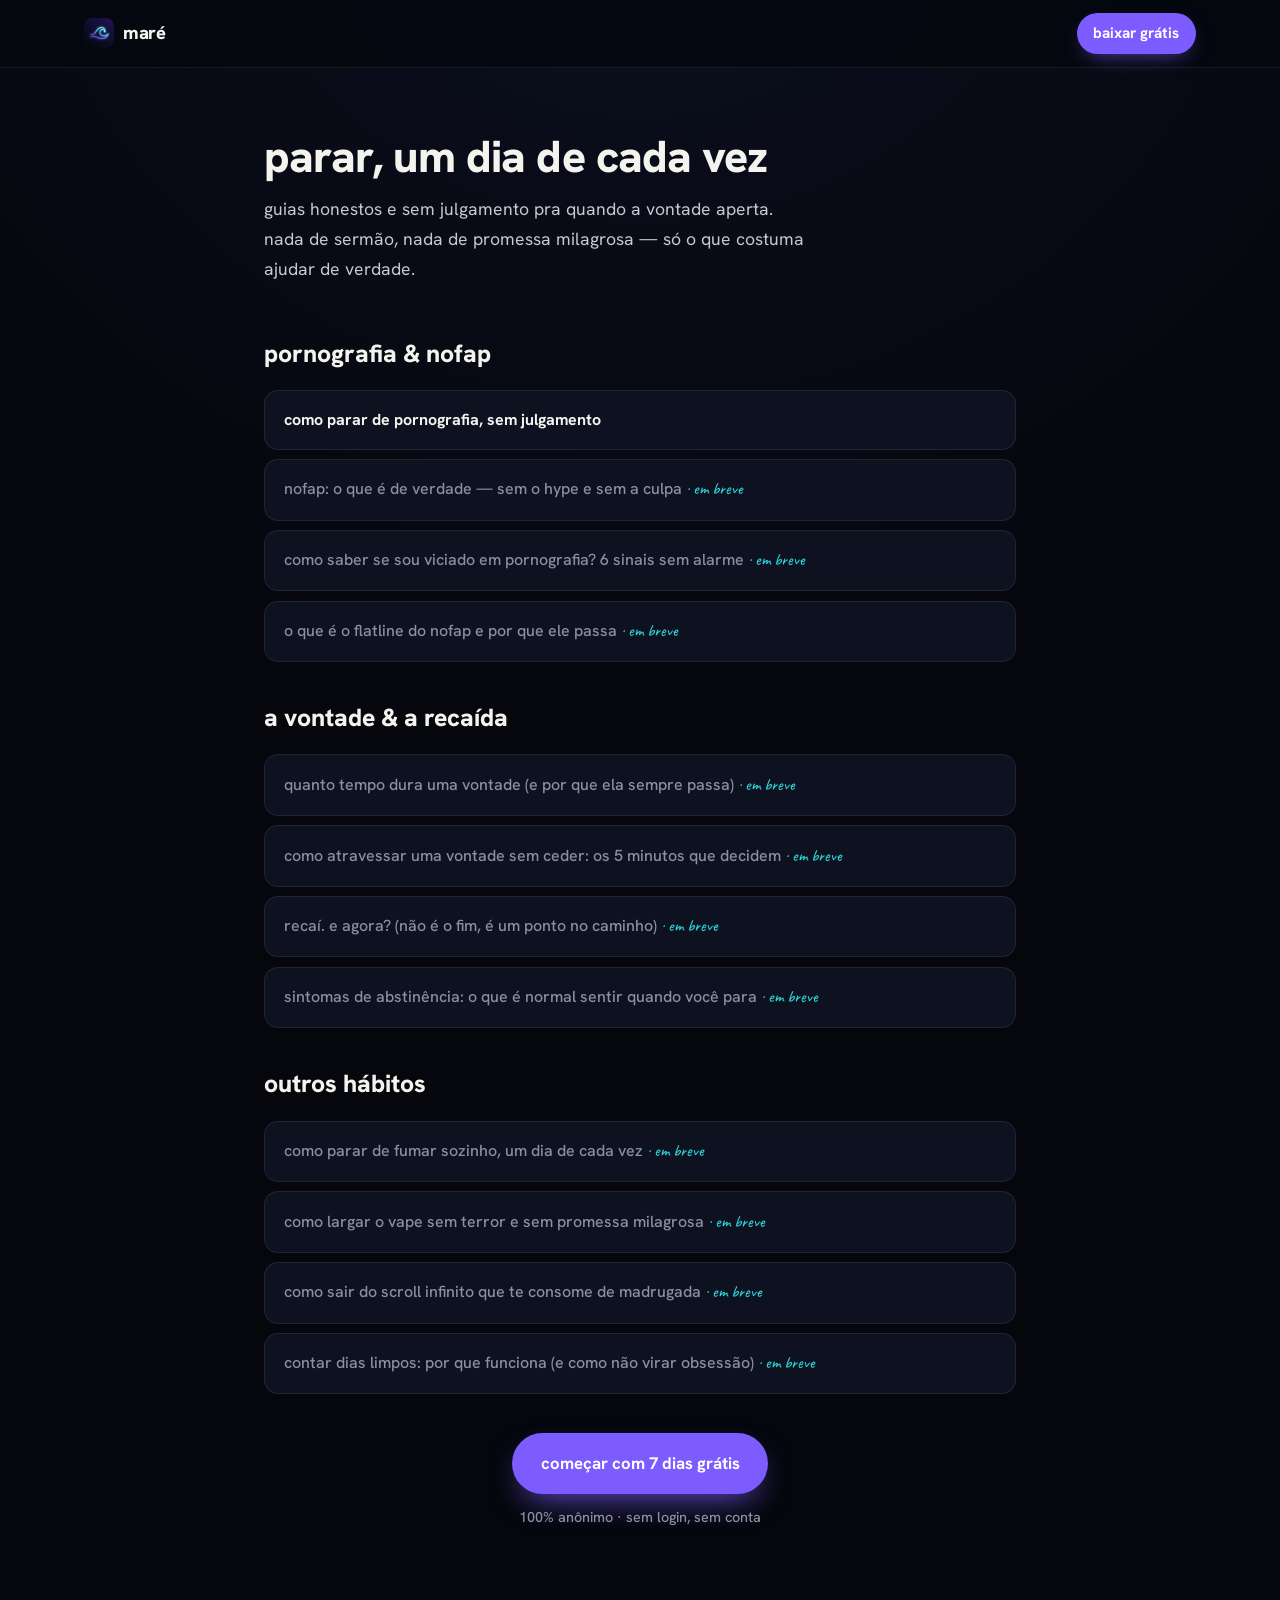
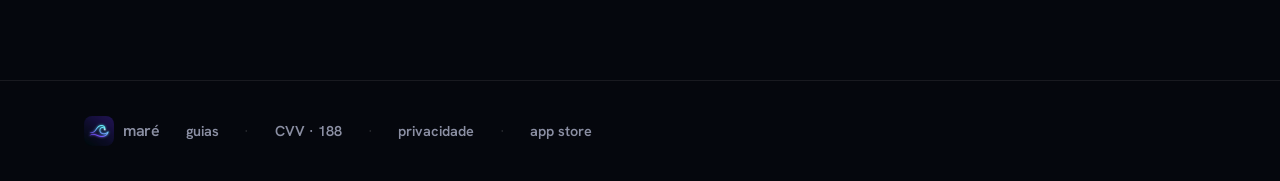
<file: parar/index.html>
<!DOCTYPE html>
<html lang="pt-BR">
<head>
<meta charset="UTF-8" />
<meta name="viewport" content="width=device-width, initial-scale=1.0" />
<title>Guias da Maré — parar de um vício, um dia de cada vez</title>
<meta name="description" content="Guias gentis e sem julgamento pra largar pornografia, fumo, álcool ou scroll: como atravessar a vontade, o que fazer numa recaída e como contar dias sem punição." />
<meta name="theme-color" content="#05070d" />
<link rel="canonical" href="https://marevicio.com/parar/" />
<meta name="apple-itunes-app" content="app-id=6773973582" />

<!-- Google Analytics 4 · Coco Studio (Maré) -->
<script async src="https://www.googletagmanager.com/gtag/js?id=G-KQQB4P8B76"></script>
<script>
  window.dataLayer = window.dataLayer || [];
  function gtag(){dataLayer.push(arguments);}
  gtag('js', new Date());
  gtag('config', 'G-KQQB4P8B76');
  (function(){
    var APP='mare';
    document.addEventListener('click', function(e){
      var a = e.target.closest ? e.target.closest('a[href*="apps.apple.com"]') : null;
      if(!a) return;
      var loc = a.getAttribute('data-cta') || (a.textContent||'').trim().slice(0,40) || 'sem-rotulo';
      gtag('event','app_store_click',{app:APP, cta_location:loc, link_url:a.href, page:'parar/index'});
    }, true);
  })();
</script>

<meta property="og:type" content="website" />
<meta property="og:locale" content="pt_BR" />
<meta property="og:site_name" content="Maré" />
<meta property="og:url" content="https://marevicio.com/parar/" />
<meta property="og:title" content="Guias da Maré — parar de um vício, um dia de cada vez" />
<meta property="og:description" content="Guias gentis e sem julgamento pra atravessar a vontade, lidar com a recaída e recomeçar." />
<meta property="og:image" content="https://marevicio.com/assets/og.jpg" />
<meta name="twitter:card" content="summary_large_image" />
<meta name="twitter:image" content="https://marevicio.com/assets/og.jpg" />

<link rel="icon" type="image/png" href="/assets/icon.png" />
<link rel="apple-touch-icon" href="/assets/icon.png" />

<link rel="preconnect" href="https://fonts.googleapis.com" />
<link rel="preconnect" href="https://fonts.gstatic.com" crossorigin />
<link href="https://fonts.googleapis.com/css2?family=Hanken+Grotesk:wght@400;500;600;700;800;900&family=JetBrains+Mono:wght@400;500;700&family=Caveat:wght@500;600&display=swap" rel="stylesheet" />
<link rel="stylesheet" href="/content.css" />

<script type="application/ld+json">
{
  "@context": "https://schema.org",
  "@type": "CollectionPage",
  "name": "Guias da Maré",
  "description": "Guias gentis pra parar de um vício, um dia de cada vez.",
  "inLanguage": "pt-BR",
  "url": "https://marevicio.com/parar/",
  "isPartOf": { "@type": "WebSite", "name": "Maré", "url": "https://marevicio.com/" }
}
</script>
</head>
<body>
<a href="#conteudo" class="skip">pular para o conteúdo</a>

<header class="site-head">
  <div class="row">
    <a href="/" class="brand" aria-label="Maré"><img src="/assets/icon.png" alt="" /><span>maré</span></a>
    <a href="https://apps.apple.com/br/app/id6773973582" target="_blank" rel="noopener" class="head-cta" data-cta="head">baixar grátis</a>
  </div>
</header>

<main id="conteudo">
  <div class="hub">
    <div class="hub__head">
      <h1>parar, um dia de cada vez</h1>
      <p>guias honestos e sem julgamento pra quando a vontade aperta. nada de sermão, nada de promessa milagrosa — só o que costuma ajudar de verdade.</p>
    </div>

    <section class="hub__cluster">
      <h2>pornografia &amp; nofap</h2>
      <ul class="hub__list">
        <li><a href="/parar/como-parar-de-pornografia.html">como parar de pornografia, sem julgamento</a></li>
        <li><span class="soon">nofap: o que é de verdade — sem o hype e sem a culpa</span></li>
        <li><span class="soon">como saber se sou viciado em pornografia? 6 sinais sem alarme</span></li>
        <li><span class="soon">o que é o flatline do nofap e por que ele passa</span></li>
      </ul>
    </section>

    <section class="hub__cluster">
      <h2>a vontade &amp; a recaída</h2>
      <ul class="hub__list">
        <li><span class="soon">quanto tempo dura uma vontade (e por que ela sempre passa)</span></li>
        <li><span class="soon">como atravessar uma vontade sem ceder: os 5 minutos que decidem</span></li>
        <li><span class="soon">recaí. e agora? (não é o fim, é um ponto no caminho)</span></li>
        <li><span class="soon">sintomas de abstinência: o que é normal sentir quando você para</span></li>
      </ul>
    </section>

    <section class="hub__cluster">
      <h2>outros hábitos</h2>
      <ul class="hub__list">
        <li><span class="soon">como parar de fumar sozinho, um dia de cada vez</span></li>
        <li><span class="soon">como largar o vape sem terror e sem promessa milagrosa</span></li>
        <li><span class="soon">como sair do scroll infinito que te consome de madrugada</span></li>
        <li><span class="soon">contar dias limpos: por que funciona (e como não virar obsessão)</span></li>
      </ul>
    </section>

    <p class="cta-block"><a class="cta" href="https://apps.apple.com/br/app/id6773973582" target="_blank" rel="noopener" data-cta="hub-cta">começar com 7 dias grátis</a><br><small>100% anônimo · sem login, sem conta</small></p>
  </div>
</main>

<footer class="site-foot">
  <div class="row">
    <a href="/" class="brand" style="font-size:1rem"><img src="/assets/icon.png" alt="" /><span>maré</span></a>
    <a href="/parar/">guias</a>
    <span class="sep">·</span>
    <a href="tel:188">CVV · 188</a>
    <span class="sep">·</span>
    <a href="https://josediogor.github.io/mare-legal/" target="_blank" rel="noopener">privacidade</a>
    <span class="sep">·</span>
    <a href="https://apps.apple.com/br/app/id6773973582" target="_blank" rel="noopener" data-cta="footer">app store</a>
  </div>
</footer>
</body>
</html>
</file>
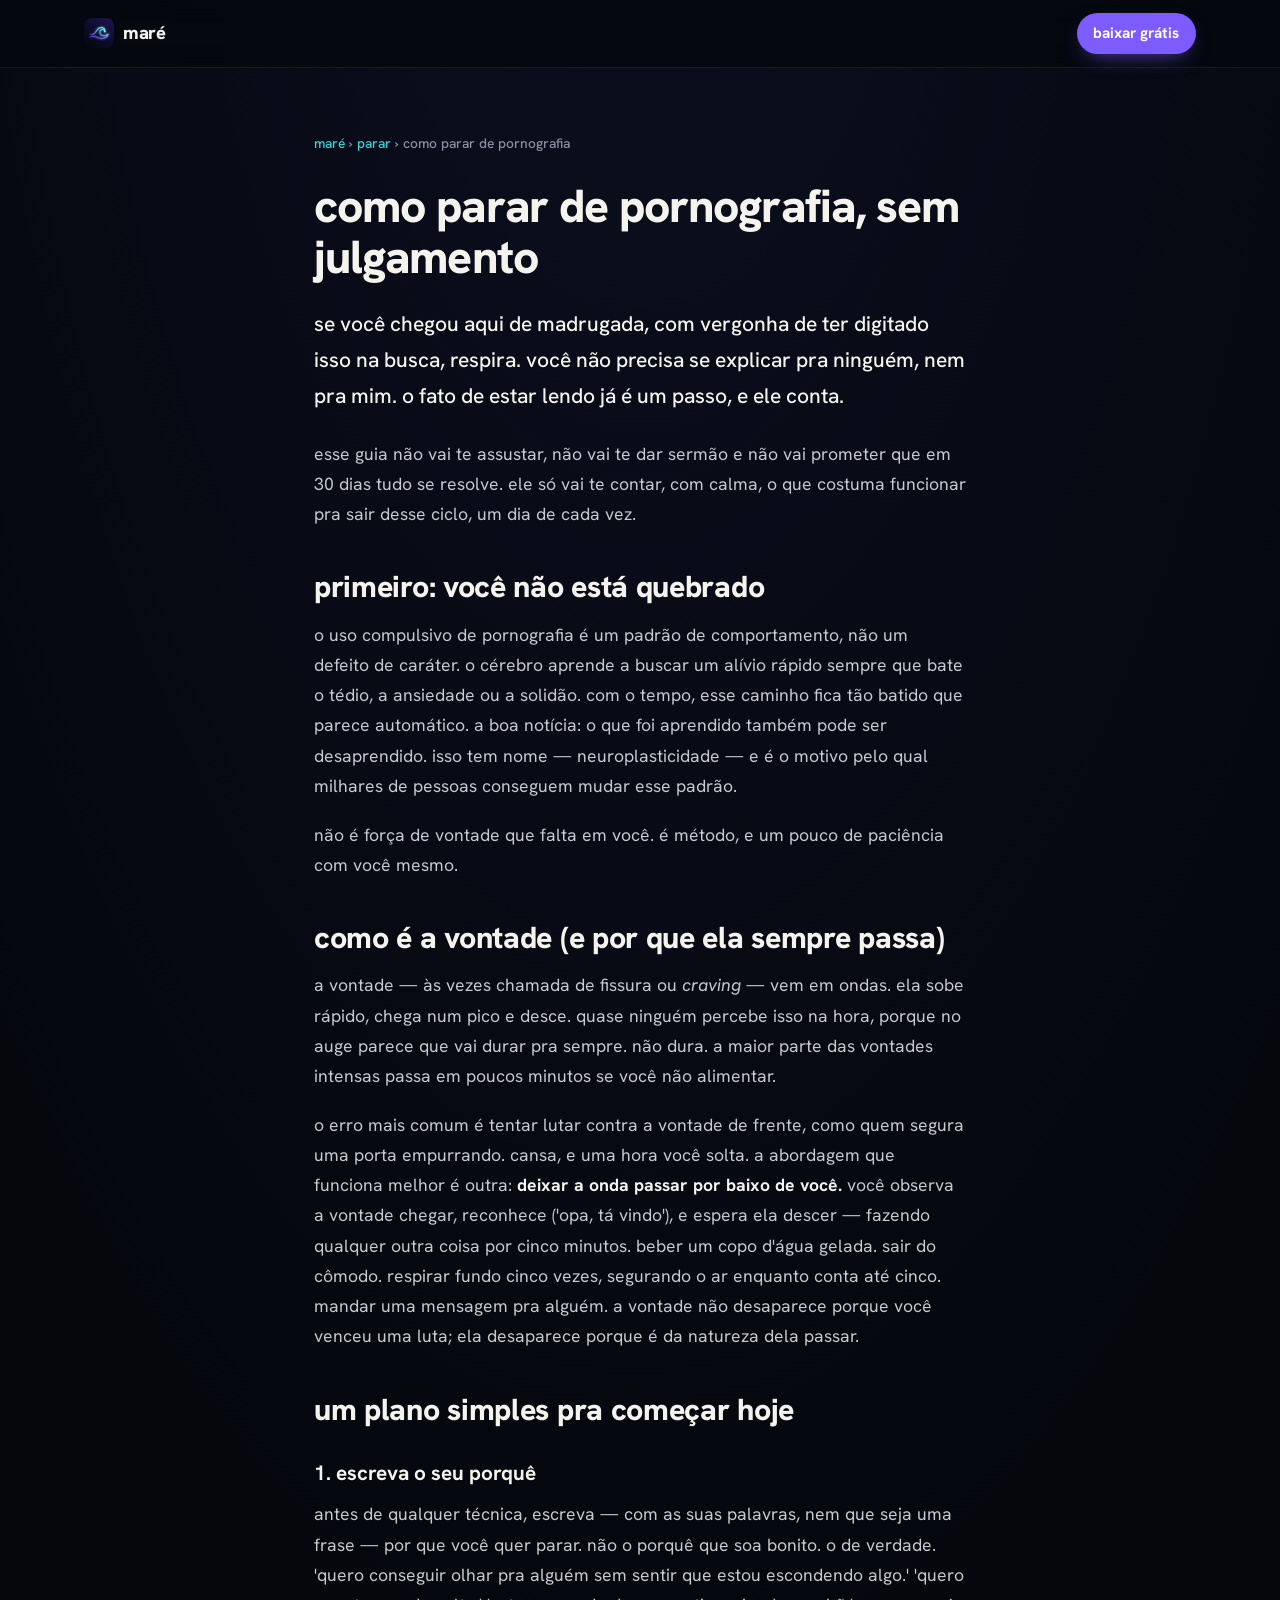
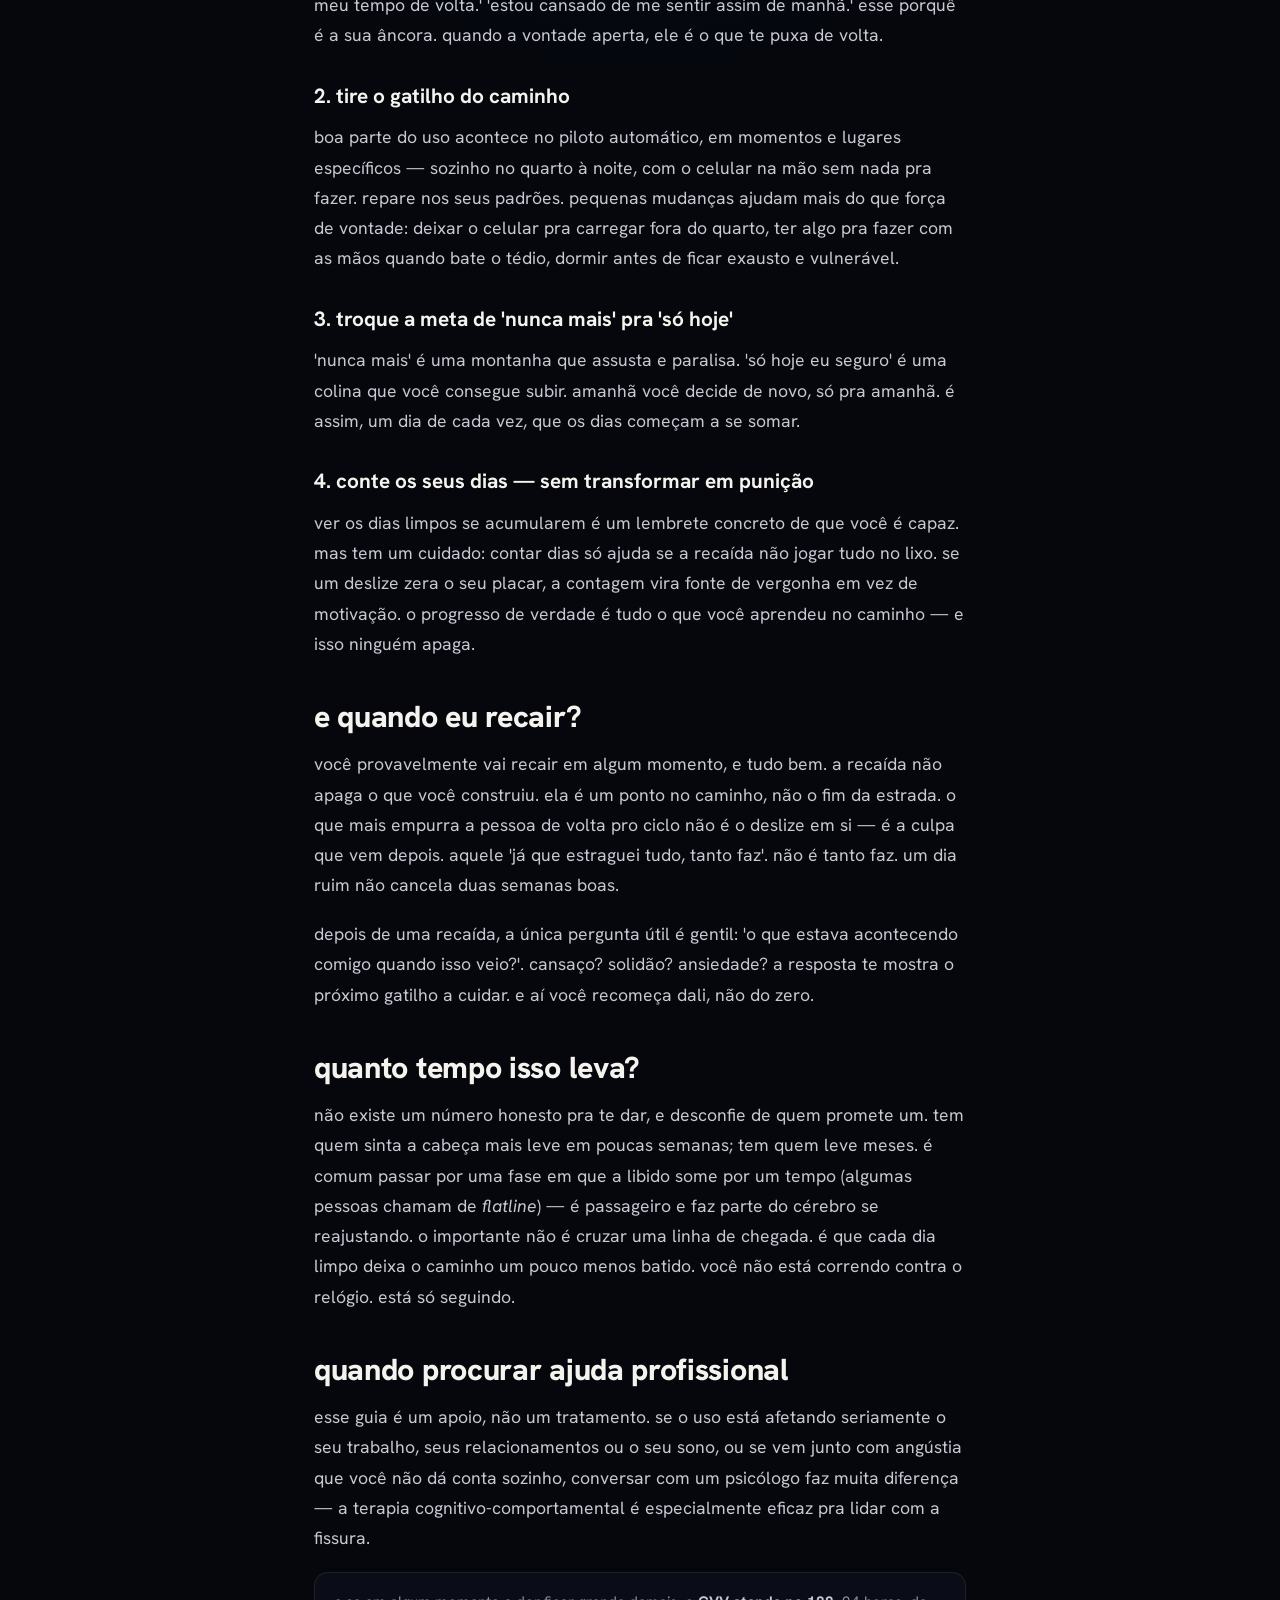
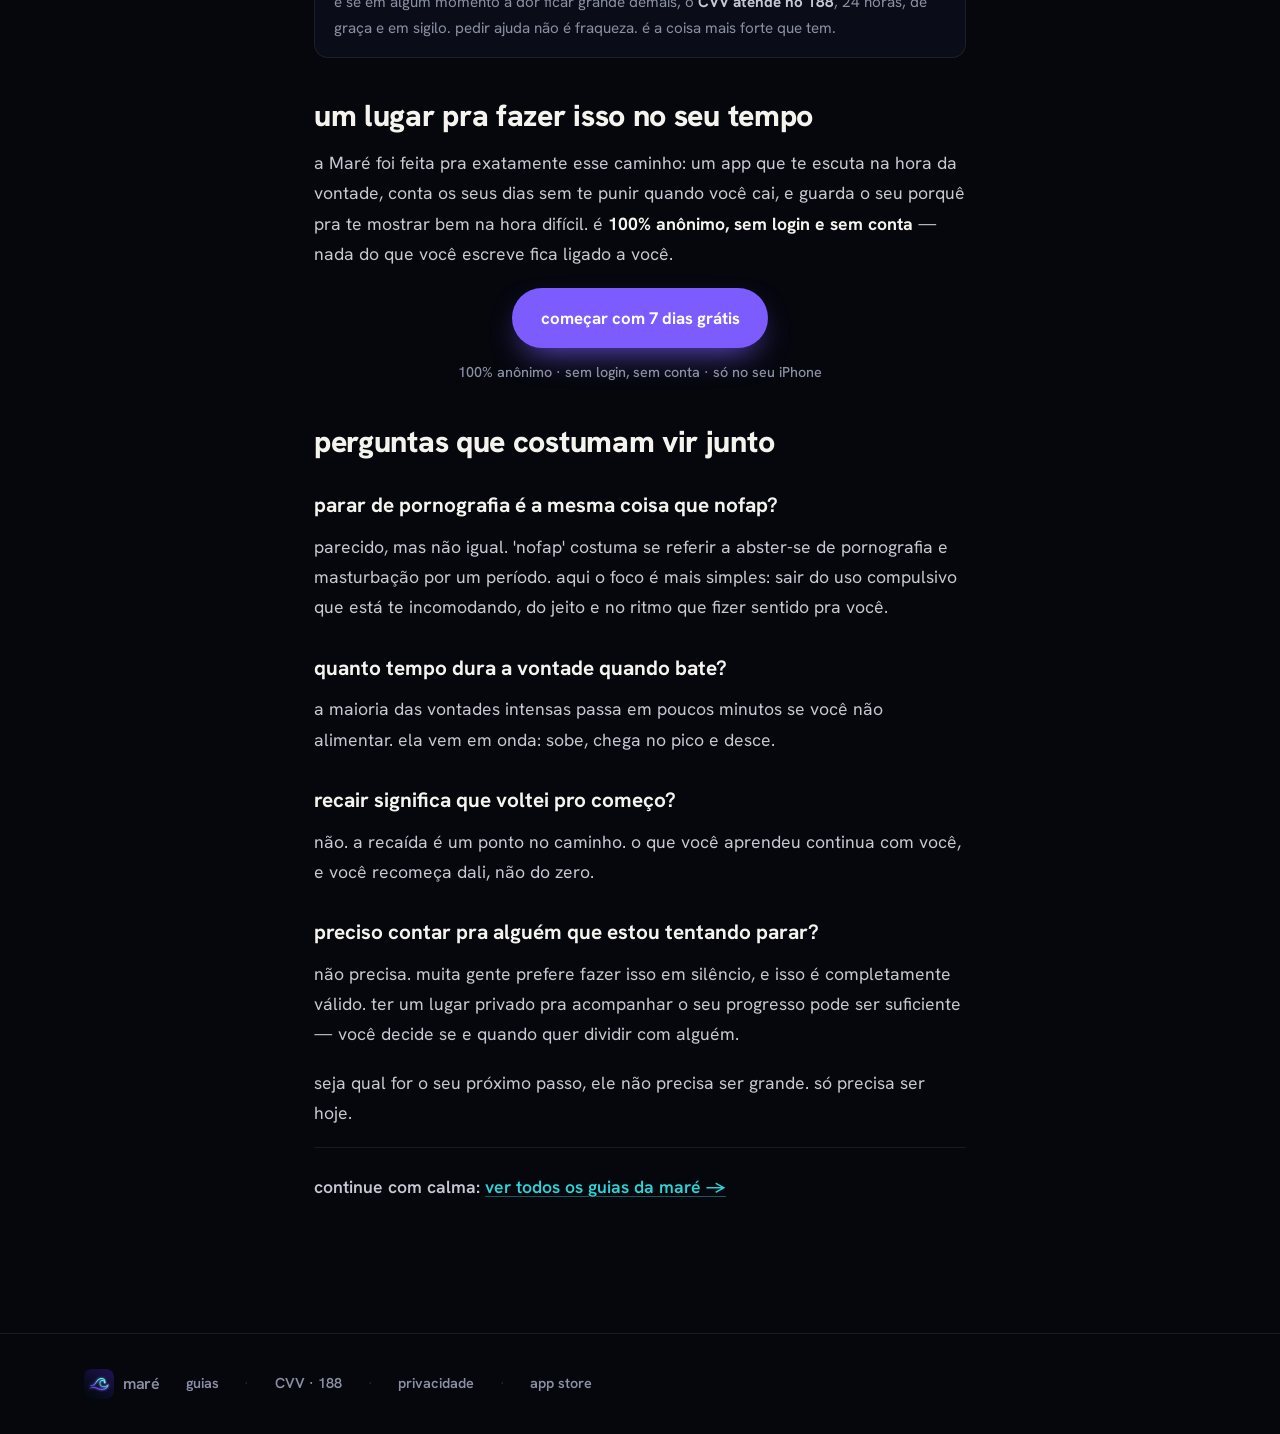
<file: parar/como-parar-de-pornografia.html>
<!DOCTYPE html>
<html lang="pt-BR">
<head>
<meta charset="UTF-8" />
<meta name="viewport" content="width=device-width, initial-scale=1.0" />
<title>Como parar de pornografia: um guia gentil, sem julgamento · Maré</title>
<meta name="description" content="Um guia honesto e acolhedor pra parar de pornografia, no seu tempo. Sem culpa, sem promessa milagrosa: o que é a vontade, quanto ela dura e como atravessar." />
<meta name="theme-color" content="#05070d" />
<link rel="canonical" href="https://marevicio.com/parar/como-parar-de-pornografia.html" />
<meta name="apple-itunes-app" content="app-id=6773973582" />

<!-- Google Analytics 4 · Coco Studio (Maré) -->
<script async src="https://www.googletagmanager.com/gtag/js?id=G-KQQB4P8B76"></script>
<script>
  window.dataLayer = window.dataLayer || [];
  function gtag(){dataLayer.push(arguments);}
  gtag('js', new Date());
  gtag('config', 'G-KQQB4P8B76');
  (function(){
    var APP='mare';
    document.addEventListener('click', function(e){
      var a = e.target.closest ? e.target.closest('a[href*="apps.apple.com"]') : null;
      if(!a) return;
      var loc = a.getAttribute('data-cta') || (a.textContent||'').trim().slice(0,40) || 'sem-rotulo';
      gtag('event','app_store_click',{app:APP, cta_location:loc, link_url:a.href, page:'parar/como-parar-de-pornografia'});
    }, true);
  })();
</script>

<meta property="og:type" content="article" />
<meta property="og:locale" content="pt_BR" />
<meta property="og:site_name" content="Maré" />
<meta property="og:url" content="https://marevicio.com/parar/como-parar-de-pornografia.html" />
<meta property="og:title" content="Como parar de pornografia: um guia gentil, sem julgamento" />
<meta property="og:description" content="O que é a vontade, quanto ela dura e como atravessar — no seu tempo, sem culpa. Um guia acolhedor pra sair do ciclo." />
<meta property="og:image" content="https://marevicio.com/assets/og.jpg" />
<meta property="og:image:width" content="1200" />
<meta property="og:image:height" content="630" />
<meta name="twitter:card" content="summary_large_image" />
<meta name="twitter:image" content="https://marevicio.com/assets/og.jpg" />

<link rel="icon" type="image/png" href="/assets/icon.png" />
<link rel="apple-touch-icon" href="/assets/icon.png" />

<link rel="preconnect" href="https://fonts.googleapis.com" />
<link rel="preconnect" href="https://fonts.gstatic.com" crossorigin />
<link href="https://fonts.googleapis.com/css2?family=Hanken+Grotesk:wght@400;500;600;700;800;900&family=JetBrains+Mono:wght@400;500;700&family=Caveat:wght@500;600&display=swap" rel="stylesheet" />
<link rel="stylesheet" href="/content.css" />

<script type="application/ld+json">
{
  "@context": "https://schema.org",
  "@graph": [
    {
      "@type": "Article",
      "headline": "Como parar de pornografia: um guia gentil, sem julgamento",
      "description": "Um guia honesto e acolhedor pra parar de pornografia, no seu tempo. Sem culpa, sem promessa milagrosa: o que é a vontade, quanto ela dura e como atravessar.",
      "inLanguage": "pt-BR",
      "author": { "@type": "Organization", "name": "Maré", "url": "https://marevicio.com/" },
      "publisher": { "@type": "Organization", "name": "Coco Studio", "url": "https://marevicio.com/" },
      "datePublished": "2026-06-18",
      "dateModified": "2026-06-18",
      "mainEntityOfPage": "https://marevicio.com/parar/como-parar-de-pornografia.html"
    },
    {
      "@type": "FAQPage",
      "mainEntity": [
        { "@type": "Question", "name": "Parar de pornografia é a mesma coisa que nofap?", "acceptedAnswer": { "@type": "Answer", "text": "Parecido, mas não igual. 'Nofap' costuma se referir a abster-se de pornografia e masturbação por um período. Aqui o foco é sair do uso compulsivo que está incomodando, no ritmo que fizer sentido pra você." } },
        { "@type": "Question", "name": "Quanto tempo dura a vontade quando bate?", "acceptedAnswer": { "@type": "Answer", "text": "A maioria das vontades intensas passa em poucos minutos se você não alimentar. Ela vem em onda: sobe, chega no pico e desce sozinha." } },
        { "@type": "Question", "name": "Recair significa que voltei pro começo?", "acceptedAnswer": { "@type": "Answer", "text": "Não. A recaída é um ponto no caminho. O que você aprendeu continua com você, e você recomeça dali, não do zero." } },
        { "@type": "Question", "name": "Preciso contar pra alguém que estou tentando parar?", "acceptedAnswer": { "@type": "Answer", "text": "Não precisa. Muita gente prefere fazer isso em silêncio, e isso é válido. Ter um lugar privado pra acompanhar o progresso pode ser suficiente." } }
      ]
    },
    {
      "@type": "BreadcrumbList",
      "itemListElement": [
        { "@type": "ListItem", "position": 1, "name": "Maré", "item": "https://marevicio.com/" },
        { "@type": "ListItem", "position": 2, "name": "Parar", "item": "https://marevicio.com/parar/" },
        { "@type": "ListItem", "position": 3, "name": "Como parar de pornografia", "item": "https://marevicio.com/parar/como-parar-de-pornografia.html" }
      ]
    }
  ]
}
</script>
</head>
<body>
<a href="#conteudo" class="skip">pular para o conteúdo</a>

<header class="site-head">
  <div class="row">
    <a href="/" class="brand" aria-label="Maré"><img src="/assets/icon.png" alt="" /><span>maré</span></a>
    <a href="https://apps.apple.com/br/app/id6773973582" target="_blank" rel="noopener" class="head-cta" data-cta="head">baixar grátis</a>
  </div>
</header>

<main id="conteudo">
  <article class="article">
    <nav class="breadcrumb" aria-label="você está em"><a href="/">maré</a> › <a href="/parar/">parar</a> › <span>como parar de pornografia</span></nav>

    <h1>como parar de pornografia, sem julgamento</h1>

    <div class="prose">
      <p class="lead">se você chegou aqui de madrugada, com vergonha de ter digitado isso na busca, respira. você não precisa se explicar pra ninguém, nem pra mim. o fato de estar lendo já é um passo, e ele conta.</p>
      <p>esse guia não vai te assustar, não vai te dar sermão e não vai prometer que em 30 dias tudo se resolve. ele só vai te contar, com calma, o que costuma funcionar pra sair desse ciclo, um dia de cada vez.</p>

      <h2>primeiro: você não está quebrado</h2>
      <p>o uso compulsivo de pornografia é um padrão de comportamento, não um defeito de caráter. o cérebro aprende a buscar um alívio rápido sempre que bate o tédio, a ansiedade ou a solidão. com o tempo, esse caminho fica tão batido que parece automático. a boa notícia: o que foi aprendido também pode ser desaprendido. isso tem nome — neuroplasticidade — e é o motivo pelo qual milhares de pessoas conseguem mudar esse padrão.</p>
      <p>não é força de vontade que falta em você. é método, e um pouco de paciência com você mesmo.</p>

      <h2>como é a vontade (e por que ela sempre passa)</h2>
      <p>a vontade — às vezes chamada de fissura ou <em>craving</em> — vem em ondas. ela sobe rápido, chega num pico e desce. quase ninguém percebe isso na hora, porque no auge parece que vai durar pra sempre. não dura. a maior parte das vontades intensas passa em poucos minutos se você não alimentar.</p>
      <p>o erro mais comum é tentar lutar contra a vontade de frente, como quem segura uma porta empurrando. cansa, e uma hora você solta. a abordagem que funciona melhor é outra: <strong>deixar a onda passar por baixo de você.</strong> você observa a vontade chegar, reconhece ('opa, tá vindo'), e espera ela descer — fazendo qualquer outra coisa por cinco minutos. beber um copo d'água gelada. sair do cômodo. respirar fundo cinco vezes, segurando o ar enquanto conta até cinco. mandar uma mensagem pra alguém. a vontade não desaparece porque você venceu uma luta; ela desaparece porque é da natureza dela passar.</p>

      <h2>um plano simples pra começar hoje</h2>
      <h3>1. escreva o seu porquê</h3>
      <p>antes de qualquer técnica, escreva — com as suas palavras, nem que seja uma frase — por que você quer parar. não o porquê que soa bonito. o de verdade. 'quero conseguir olhar pra alguém sem sentir que estou escondendo algo.' 'quero meu tempo de volta.' 'estou cansado de me sentir assim de manhã.' esse porquê é a sua âncora. quando a vontade aperta, ele é o que te puxa de volta.</p>
      <h3>2. tire o gatilho do caminho</h3>
      <p>boa parte do uso acontece no piloto automático, em momentos e lugares específicos — sozinho no quarto à noite, com o celular na mão sem nada pra fazer. repare nos seus padrões. pequenas mudanças ajudam mais do que força de vontade: deixar o celular pra carregar fora do quarto, ter algo pra fazer com as mãos quando bate o tédio, dormir antes de ficar exausto e vulnerável.</p>
      <h3>3. troque a meta de 'nunca mais' pra 'só hoje'</h3>
      <p>'nunca mais' é uma montanha que assusta e paralisa. 'só hoje eu seguro' é uma colina que você consegue subir. amanhã você decide de novo, só pra amanhã. é assim, um dia de cada vez, que os dias começam a se somar.</p>
      <h3>4. conte os seus dias — sem transformar em punição</h3>
      <p>ver os dias limpos se acumularem é um lembrete concreto de que você é capaz. mas tem um cuidado: contar dias só ajuda se a recaída não jogar tudo no lixo. se um deslize zera o seu placar, a contagem vira fonte de vergonha em vez de motivação. o progresso de verdade é tudo o que você aprendeu no caminho — e isso ninguém apaga.</p>

      <h2>e quando eu recair?</h2>
      <p>você provavelmente vai recair em algum momento, e tudo bem. a recaída não apaga o que você construiu. ela é um ponto no caminho, não o fim da estrada. o que mais empurra a pessoa de volta pro ciclo não é o deslize em si — é a culpa que vem depois. aquele 'já que estraguei tudo, tanto faz'. não é tanto faz. um dia ruim não cancela duas semanas boas.</p>
      <p>depois de uma recaída, a única pergunta útil é gentil: 'o que estava acontecendo comigo quando isso veio?'. cansaço? solidão? ansiedade? a resposta te mostra o próximo gatilho a cuidar. e aí você recomeça dali, não do zero.</p>

      <h2>quanto tempo isso leva?</h2>
      <p>não existe um número honesto pra te dar, e desconfie de quem promete um. tem quem sinta a cabeça mais leve em poucas semanas; tem quem leve meses. é comum passar por uma fase em que a libido some por um tempo (algumas pessoas chamam de <em>flatline</em>) — é passageiro e faz parte do cérebro se reajustando. o importante não é cruzar uma linha de chegada. é que cada dia limpo deixa o caminho um pouco menos batido. você não está correndo contra o relógio. está só seguindo.</p>

      <h2>quando procurar ajuda profissional</h2>
      <p>esse guia é um apoio, não um tratamento. se o uso está afetando seriamente o seu trabalho, seus relacionamentos ou o seu sono, ou se vem junto com angústia que você não dá conta sozinho, conversar com um psicólogo faz muita diferença — a terapia cognitivo-comportamental é especialmente eficaz pra lidar com a fissura.</p>
      <p class="help-note">e se em algum momento a dor ficar grande demais, o <b>CVV atende no 188</b>, 24 horas, de graça e em sigilo. pedir ajuda não é fraqueza. é a coisa mais forte que tem.</p>

      <h2>um lugar pra fazer isso no seu tempo</h2>
      <p>a Maré foi feita pra exatamente esse caminho: um app que te escuta na hora da vontade, conta os seus dias sem te punir quando você cai, e guarda o seu porquê pra te mostrar bem na hora difícil. é <strong>100% anônimo, sem login e sem conta</strong> — nada do que você escreve fica ligado a você.</p>
      <p class="cta-block"><a class="cta" href="https://apps.apple.com/br/app/id6773973582" target="_blank" rel="noopener" data-cta="flagship-final">começar com 7 dias grátis</a><br><small>100% anônimo · sem login, sem conta · só no seu iPhone</small></p>

      <h2>perguntas que costumam vir junto</h2>
      <h3>parar de pornografia é a mesma coisa que nofap?</h3>
      <p>parecido, mas não igual. 'nofap' costuma se referir a abster-se de pornografia e masturbação por um período. aqui o foco é mais simples: sair do uso compulsivo que está te incomodando, do jeito e no ritmo que fizer sentido pra você.</p>
      <h3>quanto tempo dura a vontade quando bate?</h3>
      <p>a maioria das vontades intensas passa em poucos minutos se você não alimentar. ela vem em onda: sobe, chega no pico e desce.</p>
      <h3>recair significa que voltei pro começo?</h3>
      <p>não. a recaída é um ponto no caminho. o que você aprendeu continua com você, e você recomeça dali, não do zero.</p>
      <h3>preciso contar pra alguém que estou tentando parar?</h3>
      <p>não precisa. muita gente prefere fazer isso em silêncio, e isso é completamente válido. ter um lugar privado pra acompanhar o seu progresso pode ser suficiente — você decide se e quando quer dividir com alguém.</p>
      <p>seja qual for o seu próximo passo, ele não precisa ser grande. só precisa ser hoje.</p>

      <p class="related">continue com calma: <a href="/parar/">ver todos os guias da maré →</a></p>
    </div>
  </article>
</main>

<footer class="site-foot">
  <div class="row">
    <a href="/" class="brand" style="font-size:1rem"><img src="/assets/icon.png" alt="" /><span>maré</span></a>
    <a href="/parar/">guias</a>
    <span class="sep">·</span>
    <a href="tel:188">CVV · 188</a>
    <span class="sep">·</span>
    <a href="https://josediogor.github.io/mare-legal/" target="_blank" rel="noopener">privacidade</a>
    <span class="sep">·</span>
    <a href="https://apps.apple.com/br/app/id6773973582" target="_blank" rel="noopener" data-cta="footer">app store</a>
  </div>
</footer>
</body>
</html>
</file>
<file: content.css>
/* =========================================================
   maré — hub de conteúdo (/parar/ e /entender/)
   estilo de leitura calmo, escuro, sem julgamento
   tokens redeclarados (páginas de artigo não carregam o CSS inline da home)
   ========================================================= */
:root{
  --bg0:#05070d; --bg1:#0a0d18; --surface:#0e1220;
  --ink:#f4f3ee; --ink2:#c7c8d1; --ink3:#8b8fa3;
  --violet:#7c5cff; --violet2:#b39dff; --cyan:#2dd4d8;
  --line:rgba(255,255,255,.08); --line-2:rgba(255,255,255,.14);
  --wave:linear-gradient(90deg,#2dd4d8 0%,#4d8fff 38%,#7c5cff 68%,#ff5c8a 100%);
  --f-display:"Hanken Grotesk",-apple-system,system-ui,sans-serif;
  --f-mono:"JetBrains Mono",ui-monospace,monospace;
  --f-hand:"Caveat",cursive;
}
*,*::before,*::after{box-sizing:border-box;margin:0;padding:0}
html{-webkit-text-size-adjust:100%;scroll-behavior:smooth}
body{
  background:
    radial-gradient(120% 80% at 50% -10%, #0c1020 0%, transparent 60%),
    var(--bg0);
  color:var(--ink2);
  font-family:var(--f-display);line-height:1.72;font-weight:400;
  -webkit-font-smoothing:antialiased;min-height:100vh;
}
a{color:inherit;text-decoration:none}
img{max-width:100%;display:block}
:focus-visible{outline:2px solid var(--cyan);outline-offset:3px;border-radius:6px}
.skip{position:absolute;left:-9999px}
.skip:focus{left:12px;top:12px;background:var(--surface);color:var(--ink);padding:.6em 1em;border-radius:999px;z-index:200}

/* ---- header ---- */
.site-head{position:sticky;top:0;z-index:50;
  background:rgba(5,7,13,.72);backdrop-filter:blur(14px);
  border-bottom:1px solid var(--line)}
.site-head .row{max-width:var(--maxw,1180px);margin:0 auto;padding:.8rem clamp(18px,5vw,34px);
  display:flex;align-items:center;justify-content:space-between;gap:1rem}
.brand{display:flex;align-items:center;gap:.55rem;font-weight:800;color:var(--ink);font-size:1.15rem;letter-spacing:-.01em}
.brand img{width:30px;height:30px;border-radius:8px}
.head-cta{font-weight:700;font-size:.95rem;color:#fff;
  background:var(--violet);padding:.5em 1.1em;border-radius:999px;
  box-shadow:0 8px 22px -10px rgba(124,92,255,.8);transition:transform .2s,box-shadow .2s}
.head-cta:hover{transform:translateY(-2px);box-shadow:0 14px 30px -10px rgba(124,92,255,.9)}

/* ---- article ---- */
.article{max-width:720px;margin:0 auto;padding:clamp(2.4rem,6vw,4rem) clamp(18px,5vw,34px) clamp(3rem,7vw,5rem)}
.breadcrumb{font-size:.86rem;color:var(--ink3);font-weight:500;margin-bottom:1.6rem}
.breadcrumb a{color:var(--cyan)}
.breadcrumb a:hover{color:var(--violet2)}

.article h1{font-family:var(--f-display);font-weight:800;color:var(--ink);
  font-size:clamp(1.9rem,5vw,2.9rem);line-height:1.1;letter-spacing:-.02em;margin-bottom:1.4rem}

.prose{font-size:1.1rem;color:var(--ink2)}
.prose > p{margin:0 0 1.15rem}
.prose .lead{font-size:clamp(1.12rem,1.9vw,1.32rem);color:var(--ink);font-weight:500;margin-bottom:1.5rem}
.prose h2{font-family:var(--f-display);font-weight:800;color:var(--ink);
  font-size:clamp(1.4rem,3.2vw,1.9rem);line-height:1.18;margin:2.5rem 0 .9rem;letter-spacing:-.01em}
.prose h3{font-weight:700;color:var(--ink);font-size:clamp(1.12rem,2.2vw,1.3rem);margin:1.7rem 0 .55rem}
.prose ul{list-style:none;margin:0 0 1.3rem;padding:0;display:flex;flex-direction:column;gap:.65rem}
.prose ul li{position:relative;padding-left:1.5rem;color:var(--ink2)}
.prose ul li::before{content:"";position:absolute;left:0;top:.62em;width:8px;height:8px;border-radius:50%;
  background:var(--cyan);box-shadow:0 0 8px 1px rgba(45,212,216,.5)}
.prose a:not(.cta){color:var(--cyan);font-weight:600;text-decoration:underline;
  text-decoration-color:rgba(45,212,216,.4);text-underline-offset:3px;transition:text-decoration-color .2s}
.prose a:not(.cta):hover{text-decoration-color:var(--cyan)}
.prose b,.prose strong{color:var(--ink);font-weight:700}
.prose em,.prose i{font-style:italic}
.prose blockquote{margin:1.8rem 0;padding:1.1rem 1.4rem;background:var(--surface);
  border-left:3px solid var(--violet);border-radius:14px;
  font-family:var(--f-hand);font-size:clamp(1.3rem,2.4vw,1.55rem);color:var(--ink);line-height:1.35}

/* ---- CTA ---- */
.cta-block{text-align:center;margin:2.4rem 0}
.cta,.cta-block .cta{display:inline-block;font-weight:700;font-size:1.05rem;color:#fff;
  background:var(--violet);padding:.95em 1.7em;border-radius:999px;
  box-shadow:0 14px 32px -12px rgba(124,92,255,.85);transition:transform .2s,box-shadow .2s}
.cta:hover{transform:translateY(-2px);box-shadow:0 20px 40px -12px rgba(124,92,255,.95)}
.cta-block small{display:block;margin-top:.7rem;color:var(--ink3);font-weight:500;font-size:.9rem}
.related{margin-top:2.6rem;padding-top:1.5rem;border-top:1px solid var(--line);font-weight:600;color:var(--ink2)}
.related a{color:var(--cyan)}

/* gentle help note */
.help-note{margin-top:1.8rem;padding:1rem 1.2rem;background:var(--bg1);border:1px solid var(--line);
  border-radius:14px;color:var(--ink3);font-size:.95rem}
.help-note b{color:var(--ink2)}

/* ---- hub index ---- */
.hub{max-width:820px;margin:0 auto;padding:clamp(2.4rem,6vw,4rem) clamp(18px,5vw,34px) clamp(3rem,7vw,5rem)}
.hub__head{margin-bottom:clamp(2rem,5vw,3rem)}
.hub__head h1{font-family:var(--f-display);font-weight:800;color:var(--ink);font-size:clamp(1.9rem,5vw,2.8rem);line-height:1.1;margin-bottom:.8rem;letter-spacing:-.02em}
.hub__head p{color:var(--ink2);font-size:1.1rem;max-width:54ch}
.hub__cluster{margin-bottom:2.2rem}
.hub__cluster > h2{font-weight:800;color:var(--ink);font-size:clamp(1.2rem,2.6vw,1.55rem);margin-bottom:.9rem}
.hub__list{list-style:none;display:flex;flex-direction:column;gap:.6rem}
.hub__list li{background:var(--surface);border:1px solid var(--line);border-radius:14px;transition:border-color .2s,transform .2s}
.hub__list li:hover{border-color:var(--line-2);transform:translateY(-1px)}
.hub__list a{display:block;padding:.95rem 1.2rem;font-weight:700;color:var(--ink)}
.hub__list .soon{display:block;padding:.95rem 1.2rem;font-weight:500;color:var(--ink3);cursor:default}
.hub__list .soon::after{content:" · em breve";font-family:var(--f-hand);font-size:1.05em;color:var(--cyan)}

/* ---- footer ---- */
.site-foot{border-top:1px solid var(--line);margin-top:2rem}
.site-foot .row{max-width:var(--maxw,1180px);margin:0 auto;padding:2.2rem clamp(18px,5vw,34px);
  display:flex;flex-wrap:wrap;gap:1rem 1.6rem;align-items:center;font-size:.9rem;color:var(--ink3)}
.site-foot a{color:var(--ink3);font-weight:600}
.site-foot a:hover{color:var(--cyan)}
.site-foot .sep{color:var(--line-2)}
</file>
